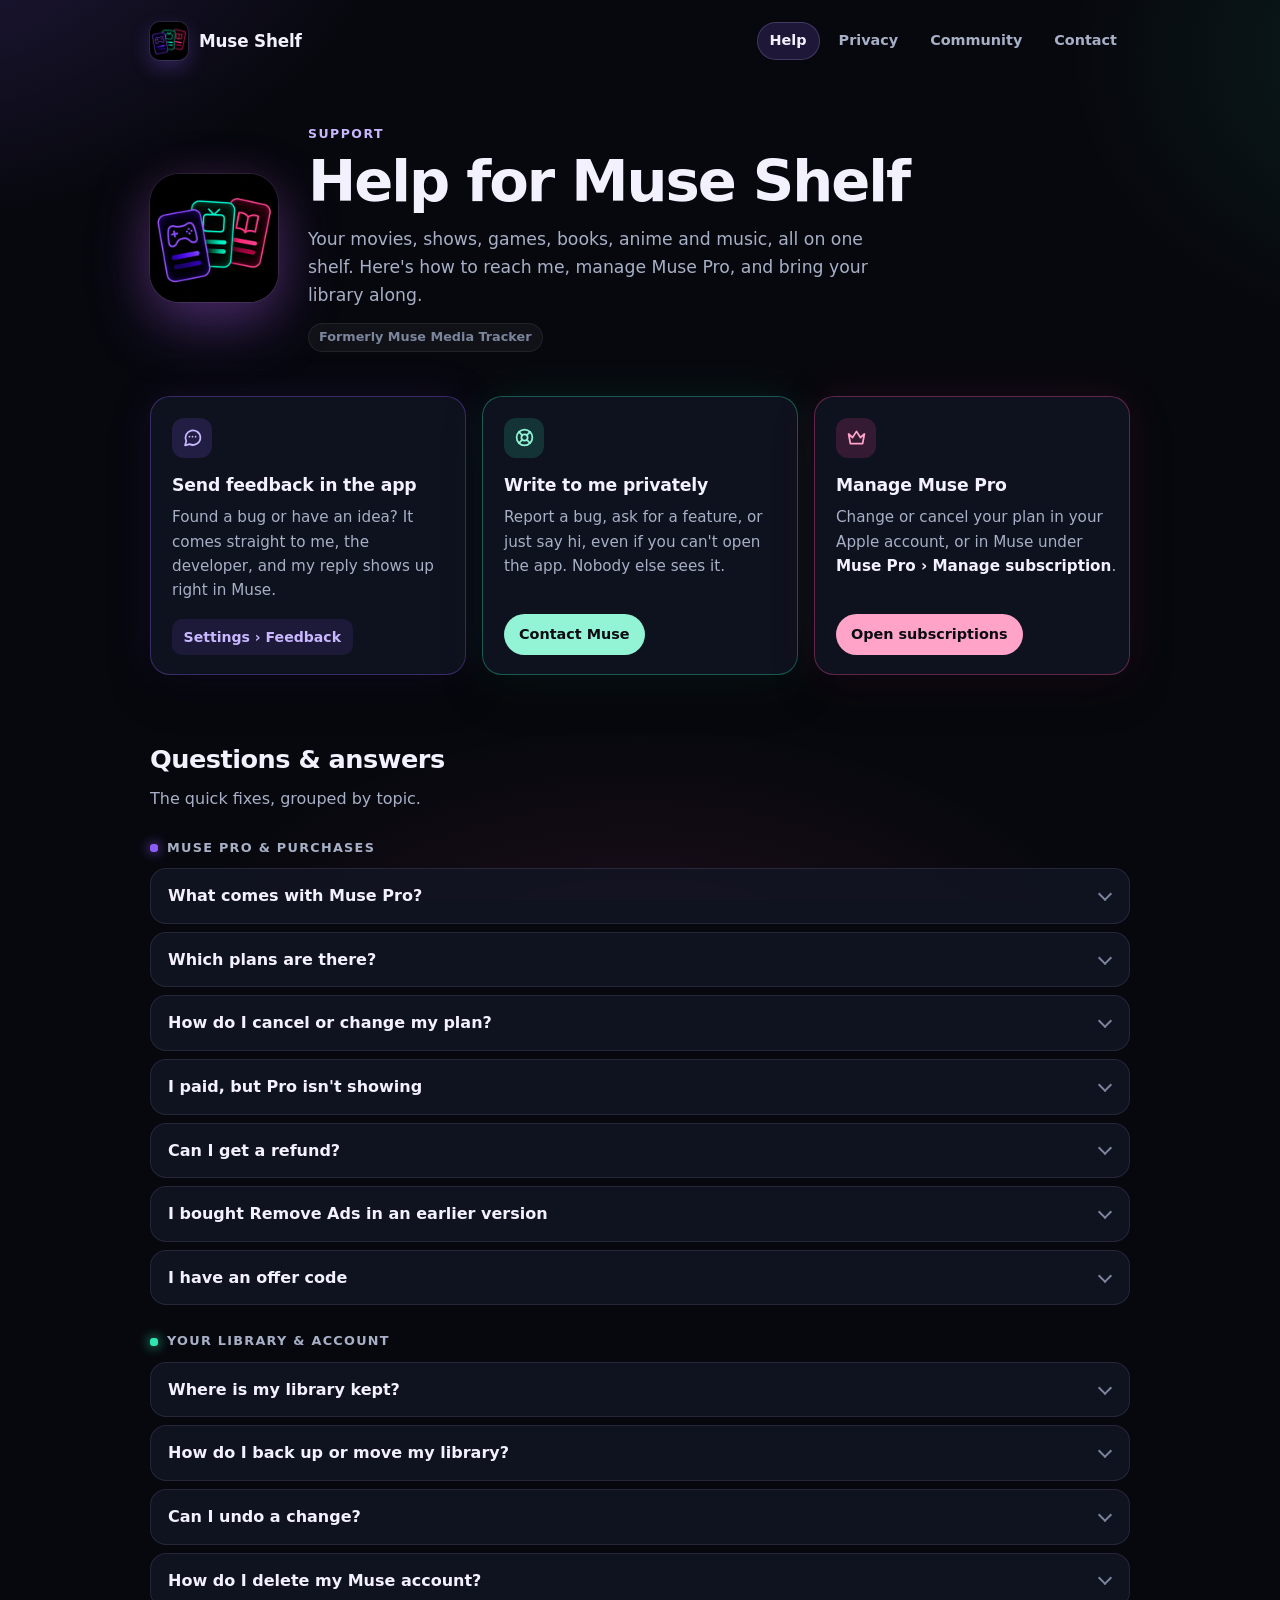
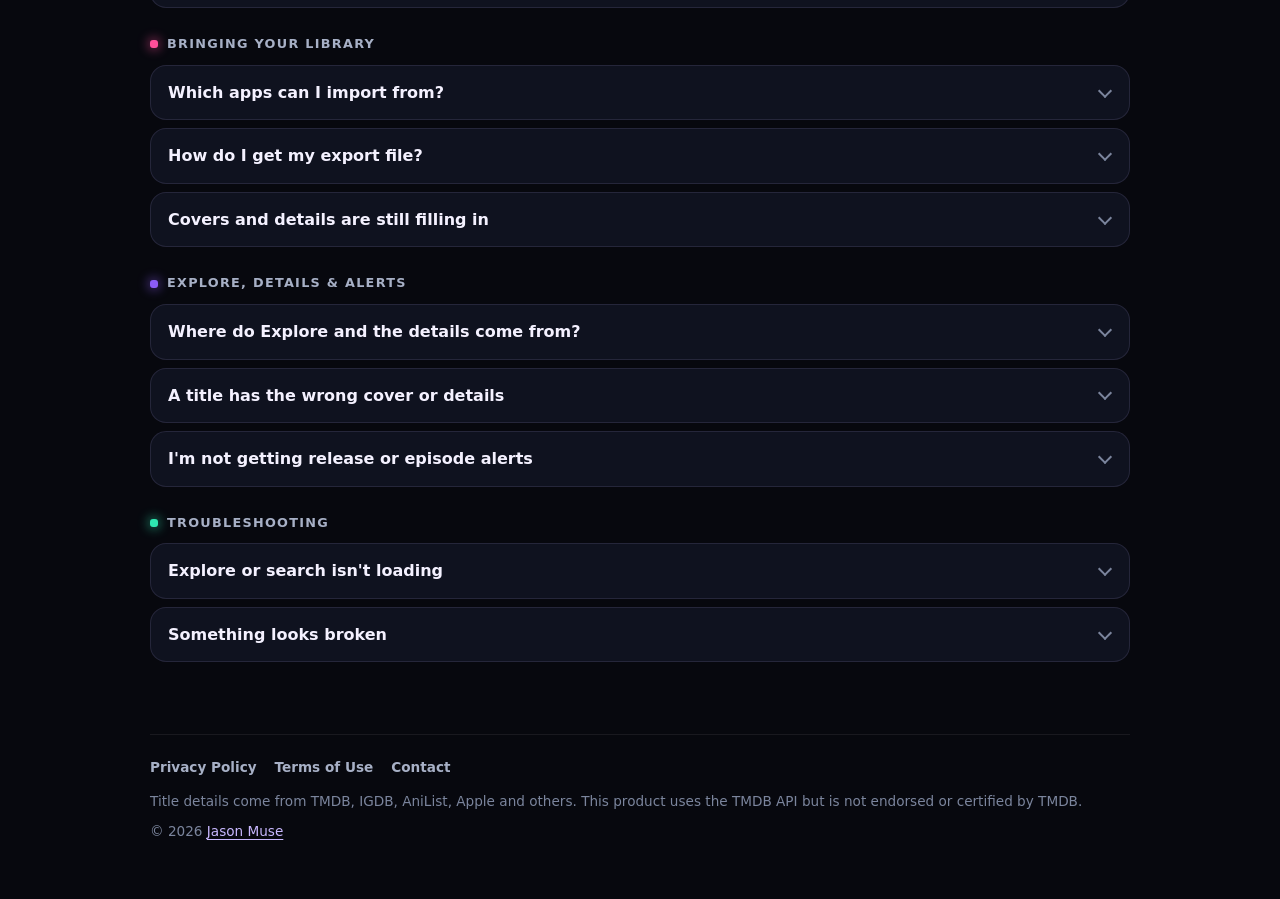
<file: index.html>
<!doctype html>
<html lang="en">
  <head>
    <meta charset="utf-8" />
    <meta name="viewport" content="width=device-width, initial-scale=1, viewport-fit=cover" />
    <title>Muse Shelf Support</title>
    <meta
      name="description"
      content="Help for Muse Shelf (formerly Muse Media Tracker): contact the developer, manage Muse Pro, restore purchases, import from Letterboxd, Goodreads and more, and keep your library safe."
    />
    <meta name="author" content="Jason Muse" />
    <meta name="theme-color" content="#07080e" />
    <link rel="canonical" href="https://musemedia.app/" />
    <link rel="icon" href="images/favicon.png" />
    <link rel="apple-touch-icon" href="images/apple-touch-icon.png" />
    <link rel="stylesheet" href="styles.css" />
  </head>
  <body>
    <div class="shell">
      <header class="site-header">
        <a class="brand" href="./">
          <img src="images/muse-shelf-icon.jpg" alt="" width="38" height="38" />
          <span>Muse Shelf</span>
        </a>
        <nav class="nav" aria-label="Muse Shelf pages">
          <a href="./" aria-current="page">Help</a>
          <a href="privacy.html">Privacy</a>
          <a href="community.html">Community</a>
          <a href="contact.html">Contact</a>
        </nav>
      </header>

      <main>
        <section class="hero" aria-labelledby="page-title">
          <img class="hero-icon" src="images/muse-shelf-icon.jpg" alt="Muse Shelf app icon" width="128" height="128" />
          <div>
            <p class="eyebrow">Support</p>
            <h1 id="page-title">Help for Muse Shelf</h1>
            <p class="lede">
              Your movies, shows, games, books, anime and music, all on one shelf. Here's how to
              reach me, manage Muse Pro, and bring your library along.
            </p>
            <span class="formerly">Formerly Muse Media Tracker</span>
          </div>
        </section>

        <section class="paths" aria-label="Ways to get help">
          <article class="path">
            <div class="path-icon" aria-hidden="true">
              <svg viewBox="0 0 24 24" fill="none" stroke="currentColor" stroke-width="2" stroke-linecap="round" stroke-linejoin="round"><path d="M21 12a8.5 8.5 0 0 1-12.3 7.6L3.5 21l1.4-4.9A8.5 8.5 0 1 1 21 12Z" /><path d="M8.5 11h.01M12 11h.01M15.5 11h.01" /></svg>
            </div>
            <h2>Send feedback in the app</h2>
            <p>
              Found a bug or have an idea? It comes straight to me, the developer, and my reply
              shows up right in Muse.
            </p>
            <div class="action"><span class="path-hint">Settings &rsaquo; Feedback</span></div>
          </article>

          <article class="path mint">
            <div class="path-icon" aria-hidden="true">
              <svg viewBox="0 0 24 24" fill="none" stroke="currentColor" stroke-width="2" stroke-linecap="round" stroke-linejoin="round"><circle cx="12" cy="12" r="9" /><circle cx="12" cy="12" r="3.6" /><path d="m5.7 5.7 3.8 3.8M14.5 14.5l3.8 3.8M18.3 5.7l-3.8 3.8M9.5 14.5l-3.8 3.8" /></svg>
            </div>
            <h2>Write to me privately</h2>
            <p>
              Report a bug, ask for a feature, or just say hi, even if you can't open the app.
              Nobody else sees it.
            </p>
            <div class="action">
              <a class="button" href="contact.html">Contact Muse</a>
            </div>
          </article>

          <article class="path pink">
            <div class="path-icon" aria-hidden="true">
              <svg viewBox="0 0 24 24" fill="none" stroke="currentColor" stroke-width="2" stroke-linecap="round" stroke-linejoin="round"><path d="m3 8 4.5 4L12 5l4.5 7L21 8l-2 11H5L3 8Z" /></svg>
            </div>
            <h2>Manage Muse Pro</h2>
            <p>
              Change or cancel your plan in your Apple account, or in Muse under
              <span class="path-text">Muse Pro &rsaquo; Manage subscription</span>.
            </p>
            <div class="action">
              <a class="button" href="https://apps.apple.com/account/subscriptions" target="_blank" rel="noopener noreferrer">Open subscriptions</a>
            </div>
          </article>
        </section>

        <h2 class="section-title" id="faq">Questions &amp; answers</h2>
        <p class="section-lede">The quick fixes, grouped by topic.</p>

        <section class="group" aria-labelledby="faq-pro">
          <h3 class="group-title" id="faq-pro">Muse Pro &amp; purchases</h3>
          <details>
            <summary>What comes with Muse Pro?</summary>
            <div class="answer">
              <p>
                Muse Pro syncs your library across your devices with your Muse account, connects
                your AI apps to your shelf, and lets you make Home yours with backgrounds,
                templates and title styles. It adds version history so you can undo changes, and
                turns off ads. Pro comes with your Muse account, so it works in every Muse app.
              </p>
            </div>
          </details>
          <details>
            <summary>Which plans are there?</summary>
            <div class="answer">
              <p>
                Monthly, yearly, or a one-time lifetime purchase. The yearly plan starts with a
                free week if you haven't had a Muse Pro trial before. You'll see the price in your
                currency before you confirm, and you pay through your Apple account.
              </p>
            </div>
          </details>
          <details>
            <summary>How do I cancel or change my plan?</summary>
            <div class="answer">
              <p>
                On iPhone, open <span class="path-text">Settings &rsaquo; your name &rsaquo; Subscriptions</span>
                and choose Muse Shelf, or in Muse open
                <span class="path-text">Muse Pro &rsaquo; Manage subscription</span>.
              </p>
              <p>
                Cancel at least 24 hours before the renewal date to avoid the next charge. You keep
                Pro until the end of the period you paid for. Deleting the app or your Muse account
                doesn't cancel a subscription.
              </p>
            </div>
          </details>
          <details>
            <summary>I paid, but Pro isn't showing</summary>
            <div class="answer">
              <p>
                Sign in to the same Muse account you bought Pro with, then tap
                <span class="path-text">Settings &rsaquo; Restore purchases</span>. Check that the
                App Store is signed in with the Apple Account you paid with. Still stuck? Send
                feedback from the app and I'll sort it out.
              </p>
            </div>
          </details>
          <details>
            <summary>Can I get a refund?</summary>
            <div class="answer">
              <p>
                Apple handles payments and refunds for App Store purchases. You can ask for one at
                <a href="https://reportaproblem.apple.com" target="_blank" rel="noopener noreferrer">reportaproblem.apple.com</a>.
              </p>
            </div>
          </details>
          <details>
            <summary>I bought Remove Ads in an earlier version</summary>
            <div class="answer">
              <p>
                It still counts. <span class="path-text">Settings &rsaquo; Restore purchases</span>
                brings it back and keeps ads off. Muse Pro is a separate upgrade with its own
                features.
              </p>
            </div>
          </details>
          <details>
            <summary>I have an offer code</summary>
            <div class="answer">
              <p>
                Sign in to your Muse account first so Pro stays with it, then open
                <span class="path-text">Muse Pro &rsaquo; Redeem a code</span>.
              </p>
            </div>
          </details>
        </section>

        <section class="group mint" aria-labelledby="faq-library">
          <h3 class="group-title" id="faq-library">Your library &amp; account</h3>
          <details>
            <summary>Where is my library kept?</summary>
            <div class="answer">
              <p>
                On your device. A Muse account is optional: sign in with Apple, Google or an email
                code to keep your shelf in the cloud and sync it across devices with Muse Pro.
                Signing in never uploads your library unless you choose to.
              </p>
            </div>
          </details>
          <details>
            <summary>How do I back up or move my library?</summary>
            <div class="answer">
              <p>
                <span class="path-text">Settings &rsaquo; Export backup</span> saves a file you can
                keep anywhere. To bring it back, open
                <span class="path-text">Settings &rsaquo; Import a list</span> and choose the file.
                Muse adds it to your library.
              </p>
            </div>
          </details>
          <details>
            <summary>Can I undo a change?</summary>
            <div class="answer">
              <p>
                With Muse Pro, <span class="path-text">Settings &rsaquo; Version history &amp; undo</span>
                shows recent changes to your cloud library and lets you go back.
              </p>
            </div>
          </details>
          <details>
            <summary>How do I delete my Muse account?</summary>
            <div class="answer">
              <p>
                Open <span class="path-text">Settings &rsaquo; Muse account &rsaquo; Delete account</span>.
                It permanently deletes your account and what's stored with it: your cloud library
                and covers, version history, AI connections and feedback. The library on your
                device stays. If you subscribe to Muse Pro, cancel it in your Apple account too.
              </p>
            </div>
          </details>
        </section>

        <section class="group pink" aria-labelledby="faq-import">
          <h3 class="group-title" id="faq-import">Bringing your library</h3>
          <details>
            <summary>Which apps can I import from?</summary>
            <div class="answer">
              <p>
                Letterboxd, Goodreads, TV Time, IMDb and StoryGraph, from their export files, plus
                Serializd and Backloggd, by copying your list. Choose
                <span class="path-text">Settings &rsaquo; Import a list</span>, or pick your app
                while you set up Muse.
              </p>
            </div>
          </details>
          <details>
            <summary>How do I get my export file?</summary>
            <div class="answer">
              <ul>
                <li><strong>Letterboxd:</strong> on letterboxd.com, open Settings &rsaquo; Data &rsaquo; Export your data, then choose the .zip in Muse.</li>
                <li><strong>Goodreads:</strong> open My Books &rsaquo; Import and export &rsaquo; Export library, then choose the .csv.</li>
                <li><strong>TV Time:</strong> ask TV Time for a copy of your data, then choose the gdpr-data.zip it sends.</li>
                <li><strong>IMDb:</strong> open Your ratings or Your watchlist, tap &#8943; &rsaquo; Export, then choose the .csv from Your exports.</li>
                <li><strong>StoryGraph:</strong> open Manage account &rsaquo; Export StoryGraph library, then choose the .csv.</li>
                <li><strong>Serializd and Backloggd:</strong> they don't have export files yet. Open your list on their website, select it all, copy it, and paste it into Muse.</li>
              </ul>
            </div>
          </details>
          <details>
            <summary>Covers and details are still filling in</summary>
            <div class="answer">
              <p>
                After a big import, Muse looks up artwork and details in the background, a few
                titles at a time. Everything you imported is already saved; give it a little while
                with the app open.
              </p>
            </div>
          </details>
        </section>

        <section class="group" aria-labelledby="faq-explore">
          <h3 class="group-title" id="faq-explore">Explore, details &amp; alerts</h3>
          <details>
            <summary>Where do Explore and the details come from?</summary>
            <div class="answer">
              <p>
                Movies and TV come from TMDB, games from IGDB, anime and manga from TMDB and
                AniList, and music, books and podcasts from Apple. A small badge on each list and
                title shows its source.
              </p>
            </div>
          </details>
          <details>
            <summary>A title has the wrong cover or details</summary>
            <div class="answer">
              <p>
                Open the title and tap its cover to change it, or the pencil to edit the details.
                <span class="path-text">Settings &rsaquo; Refresh missing metadata</span> fills in
                anything that's missing across your library.
              </p>
            </div>
          </details>
          <details>
            <summary>I'm not getting release or episode alerts</summary>
            <div class="answer">
              <p>
                Check <span class="path-text">Settings &rsaquo; Release alerts</span>, and turn on
                New episodes and Season premieres for shows you're watching. Then make sure
                notifications are allowed in
                <span class="path-text">iPhone Settings &rsaquo; Notifications &rsaquo; Muse Shelf</span>.
              </p>
            </div>
          </details>
        </section>

        <section class="group mint" aria-labelledby="faq-trouble">
          <h3 class="group-title" id="faq-trouble">Troubleshooting</h3>
          <details>
            <summary>Explore or search isn't loading</summary>
            <div class="answer">
              <p>
                Check your connection, then pull down on Explore to refresh. If it keeps happening,
                send feedback and mention which category you were browsing.
              </p>
            </div>
          </details>
          <details>
            <summary>Something looks broken</summary>
            <div class="answer">
              <p>
                Update Muse Shelf from the App Store, then close and reopen it. Still wrong? Send
                feedback from <span class="path-text">Settings &rsaquo; Feedback</span>. It helps to
                mention your device, your iOS version, and what you were doing right before.
              </p>
            </div>
          </details>
        </section>
      </main>

      <footer class="site-footer">
        <div class="footer-links">
          <a href="privacy.html">Privacy Policy</a>
          <a href="terms.html">Terms of Use</a>
          <a href="contact.html">Contact</a>
        </div>
        <p>
          Title details come from TMDB, IGDB, AniList, Apple and others. This product uses the
          TMDB API but is not endorsed or certified by TMDB.
        </p>
        <p>&copy; 2026 <a href="https://jasonmuse.pages.dev/" target="_blank" rel="noopener noreferrer">Jason Muse</a></p>
      </footer>
    </div>
  </body>
</html>
</file>
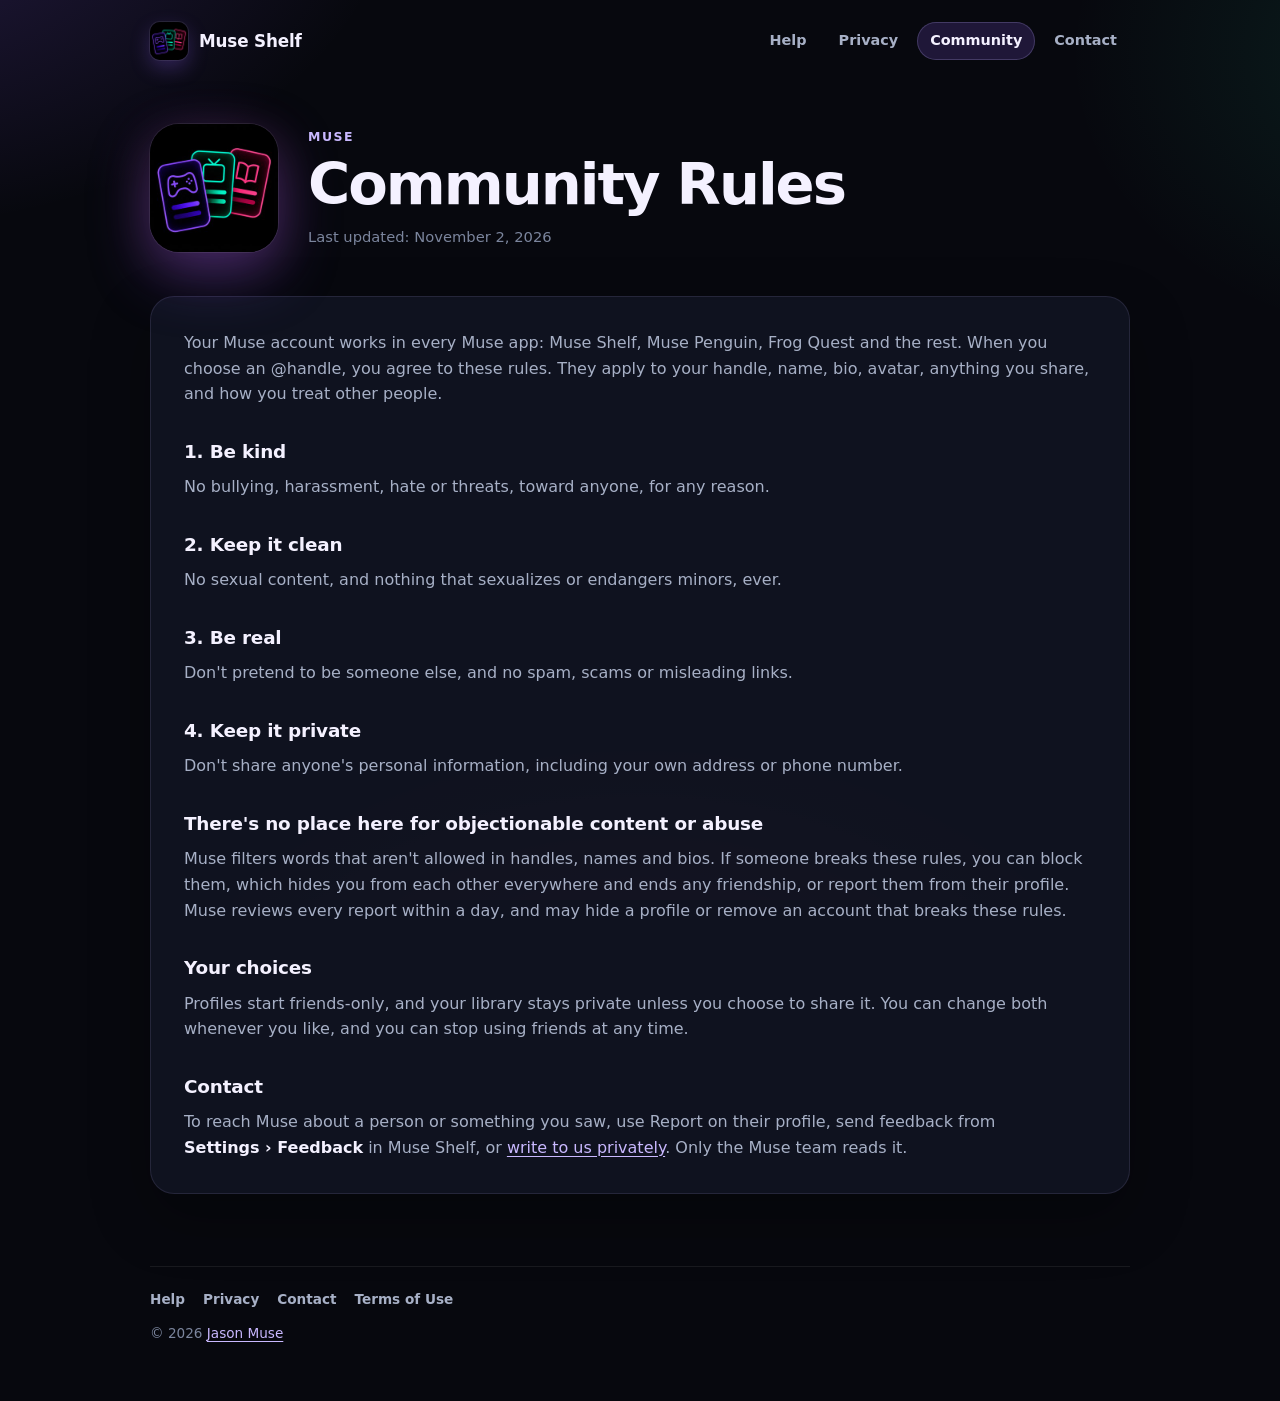
<file: community.html>
<!doctype html>
<html lang="en">
  <head>
    <meta charset="utf-8" />
    <meta name="viewport" content="width=device-width, initial-scale=1, viewport-fit=cover" />
    <title>Community Rules | Muse</title>
    <meta name="description" content="The rules everyone agrees to before using friends and profiles in Muse apps." />
    <meta name="author" content="Jason Muse" />
    <meta name="theme-color" content="#07080e" />
    <link rel="canonical" href="https://musemedia.app/community" />
    <link rel="icon" href="images/favicon.png" />
    <link rel="apple-touch-icon" href="images/apple-touch-icon.png" />
    <link rel="stylesheet" href="styles.css" />
  </head>
  <body>
    <div class="shell">
      <header class="site-header">
        <a class="brand" href="./">
          <img src="images/muse-shelf-icon.jpg" alt="" width="38" height="38" />
          <span>Muse Shelf</span>
        </a>
        <nav class="nav" aria-label="Muse Shelf pages">
          <a href="./">Help</a>
          <a href="privacy.html">Privacy</a>
          <a href="community.html" aria-current="page">Community</a>
          <a href="contact.html">Contact</a>
        </nav>
      </header>

      <main>
        <section class="hero" aria-labelledby="page-title">
          <img class="hero-icon" src="images/muse-shelf-icon.jpg" alt="Muse Shelf app icon" width="128" height="128" />
          <div>
            <p class="eyebrow">Muse</p>
            <h1 id="page-title">Community Rules</h1>
            <p class="updated">Last updated: November 2, 2026</p>
          </div>
        </section>

        <article class="policy">
          <p>
            Your Muse account works in every Muse app: Muse Shelf, Muse Penguin, Frog Quest and the
            rest. When you choose an @handle, you agree to these rules. They apply to your handle,
            name, bio, avatar, anything you share, and how you treat other people.
          </p>

          <h2>1. Be kind</h2>
          <p>No bullying, harassment, hate or threats, toward anyone, for any reason.</p>

          <h2>2. Keep it clean</h2>
          <p>No sexual content, and nothing that sexualizes or endangers minors, ever.</p>

          <h2>3. Be real</h2>
          <p>Don't pretend to be someone else, and no spam, scams or misleading links.</p>

          <h2>4. Keep it private</h2>
          <p>Don't share anyone's personal information, including your own address or phone number.</p>

          <h2>There's no place here for objectionable content or abuse</h2>
          <p>
            Muse filters words that aren't allowed in handles, names and bios. If someone breaks
            these rules, you can block them, which hides you from each other everywhere and ends
            any friendship, or report them from their profile. Muse reviews every report within a
            day, and may hide a profile or remove an account that breaks these rules.
          </p>

          <h2>Your choices</h2>
          <p>
            Profiles start friends-only, and your library stays private unless you choose to share
            it. You can change both whenever you like, and you can stop using friends at any time.
          </p>

          <h2>Contact</h2>
          <p>
            To reach Muse about a person or something you saw, use Report on their profile, send
            feedback from <span class="path-text">Settings &rsaquo; Feedback</span> in Muse Shelf, or
            <a href="contact.html?topic=report">write to us privately</a>. Only the Muse team reads it.
          </p>
        </article>
      </main>

      <footer class="site-footer">
        <div class="footer-links">
          <a href="./">Help</a>
          <a href="privacy.html">Privacy</a>
          <a href="contact.html">Contact</a>
          <a href="terms.html">Terms of Use</a>
        </div>
        <p>&copy; 2026 <a href="https://jasonmuse.pages.dev/" target="_blank" rel="noopener noreferrer">Jason Muse</a></p>
      </footer>
    </div>
  </body>
</html>
</file>
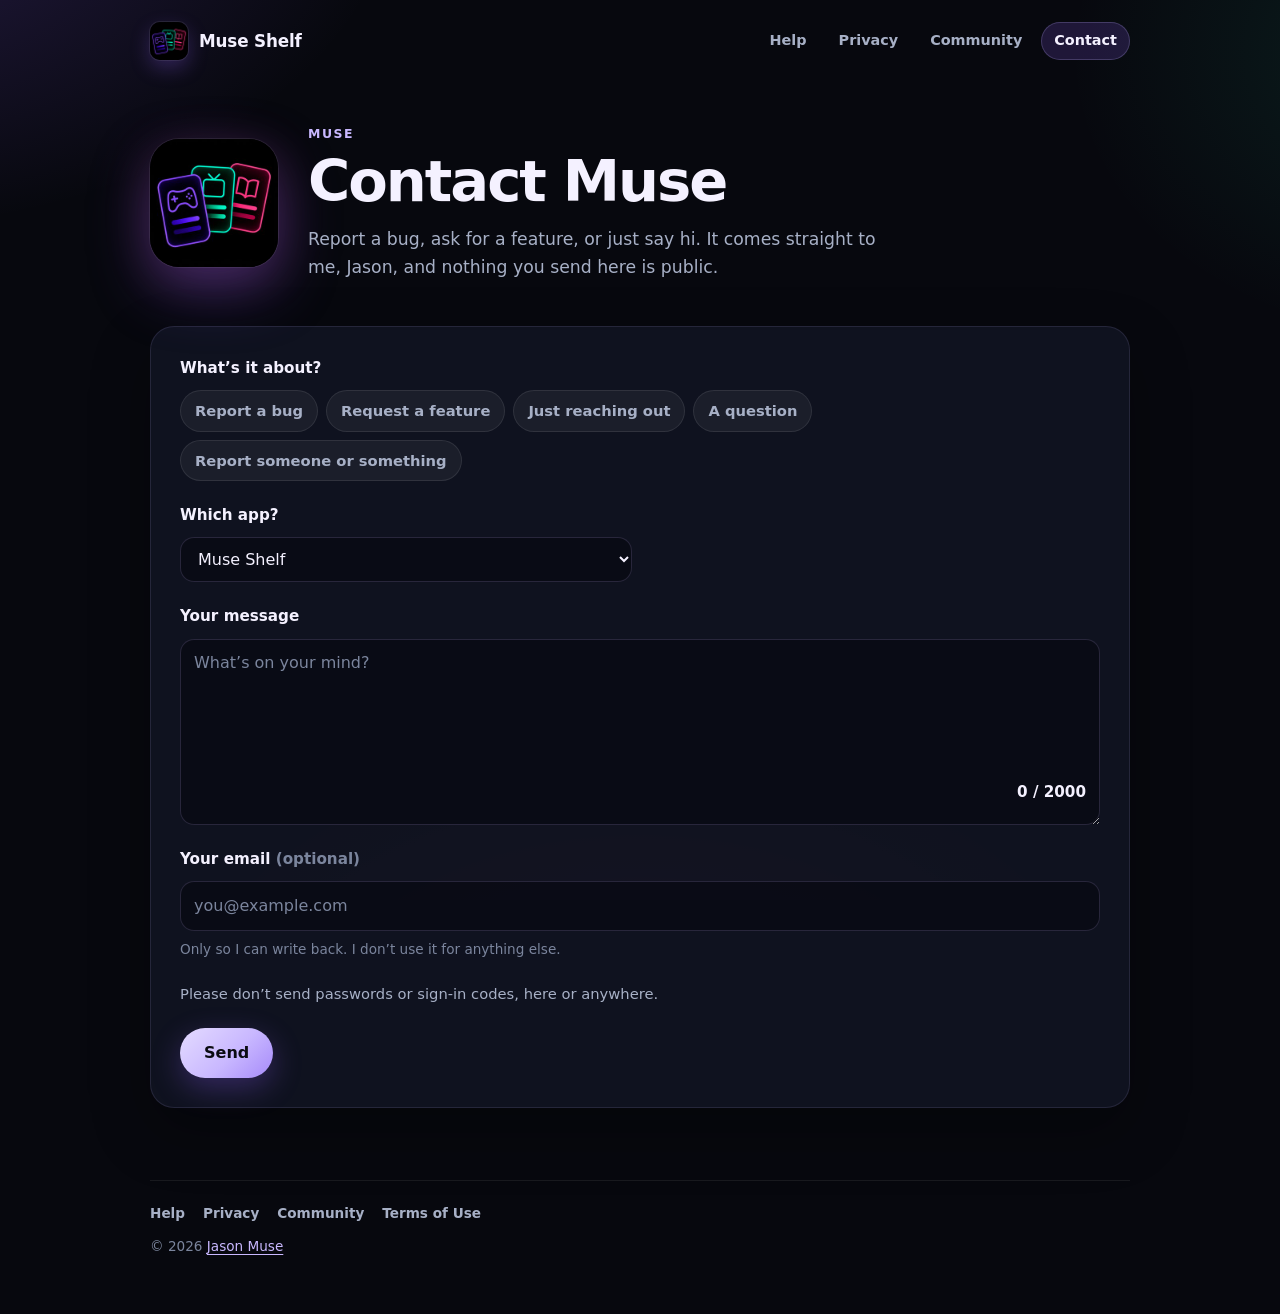
<file: contact.html>
<!doctype html>
<html lang="en">
  <head>
    <meta charset="utf-8" />
    <meta name="viewport" content="width=device-width, initial-scale=1, viewport-fit=cover" />
    <title>Contact Muse | Muse Shelf</title>
    <meta name="description" content="Write to Jason, who makes Muse: report a bug, ask for a feature, or just say hi. Nothing you send here is public." />
    <meta name="author" content="Jason Muse" />
    <meta name="theme-color" content="#07080e" />
    <link rel="canonical" href="https://musemedia.app/contact" />
    <link rel="icon" href="images/favicon.png" />
    <link rel="apple-touch-icon" href="images/apple-touch-icon.png" />
    <link rel="stylesheet" href="styles.css" />
  </head>
  <body>
    <div class="shell">
      <header class="site-header">
        <a class="brand" href="./">
          <img src="images/muse-shelf-icon.jpg" alt="" width="38" height="38" />
          <span>Muse Shelf</span>
        </a>
        <nav class="nav" aria-label="Muse Shelf pages">
          <a href="./">Help</a>
          <a href="privacy.html">Privacy</a>
          <a href="community.html">Community</a>
          <a href="contact.html" aria-current="page">Contact</a>
        </nav>
      </header>

      <main>
        <section class="hero" aria-labelledby="page-title">
          <img class="hero-icon" src="images/muse-shelf-icon.jpg" alt="Muse Shelf app icon" width="128" height="128" />
          <div>
            <p class="eyebrow">Muse</p>
            <h1 id="page-title">Contact Muse</h1>
            <p class="lede">Report a bug, ask for a feature, or just say hi. It comes straight to me, Jason, and nothing you send here is public.</p>
          </div>
        </section>

        <form class="contact" id="contact" novalidate>
          <fieldset class="topics">
            <legend>What’s it about?</legend>
            <label class="topic"><input type="radio" name="topic" value="problem" /><span>Report a bug</span></label>
            <label class="topic"><input type="radio" name="topic" value="idea" /><span>Request a feature</span></label>
            <label class="topic"><input type="radio" name="topic" value="other" /><span>Just reaching out</span></label>
            <label class="topic"><input type="radio" name="topic" value="question" /><span>A question</span></label>
            <label class="topic"><input type="radio" name="topic" value="report" /><span>Report someone or something</span></label>
          </fieldset>

          <div class="field-row">
            <label class="field">
              <span>Which app?</span>
              <select name="app">
                <option value="tracker">Muse Shelf</option>
                <option value="frog-quest">Frog Quest</option>
                <option value="muse-penguin">Muse Penguin</option>
                <option value="muse-jukebox">Muse Jukebox</option>
              </select>
            </label>
            <label class="field" id="handle-field" hidden>
              <span>Their @handle, if you know it</span>
              <input name="handle" autocomplete="off" autocapitalize="none" spellcheck="false" maxlength="21" placeholder="@handle" />
            </label>
          </div>

          <label class="field">
            <span>Your message</span>
            <textarea name="message" rows="6" maxlength="2000" placeholder="What’s on your mind?"></textarea>
            <span class="count" id="count">0 / 2000</span>
          </label>

          <label class="field">
            <span>Your email <em>(optional)</em></span>
            <input name="email" type="email" autocomplete="email" inputmode="email" maxlength="254" placeholder="you@example.com" />
            <small class="field-hint">Only so I can write back. I don’t use it for anything else.</small>
          </label>

          <!-- People never see this; bots fill it in. -->
          <label class="trap" aria-hidden="true">Website <input name="website" tabindex="-1" autocomplete="off" /></label>

          <p class="form-note">
            <span id="report-note" hidden>The apps have <span class="path-text">Report</span> on every profile too, if
            that’s easier. </span>Please don’t send passwords or sign-in codes, here or anywhere.
          </p>

          <div class="send-row">
            <button class="button send" type="submit">Send</button>
            <p class="status" id="status" role="status" aria-live="polite"></p>
          </div>
        </form>

        <section class="contact sent" id="sent" hidden tabindex="-1" aria-labelledby="sent-title">
          <div class="sent-icon" aria-hidden="true">
            <svg viewBox="0 0 24 24" width="22" height="22" fill="none" stroke="currentColor" stroke-width="2.4" stroke-linecap="round" stroke-linejoin="round"><path d="m5 12.5 4.5 4.5L19 7.5" /></svg>
          </div>
          <h2 id="sent-title">Thanks, I’ve got it</h2>
          <p id="sent-text">Nobody else sees it.</p>
          <button class="button ghost" type="button" id="again">Write another</button>
        </section>
      </main>

      <footer class="site-footer">
        <div class="footer-links">
          <a href="./">Help</a>
          <a href="privacy.html">Privacy</a>
          <a href="community.html">Community</a>
          <a href="terms.html">Terms of Use</a>
        </div>
        <p>&copy; 2026 <a href="https://jasonmuse.pages.dev/" target="_blank" rel="noopener noreferrer">Jason Muse</a></p>
      </footer>
    </div>

    <script src="contact.js"></script>
  </body>
</html>
</file>
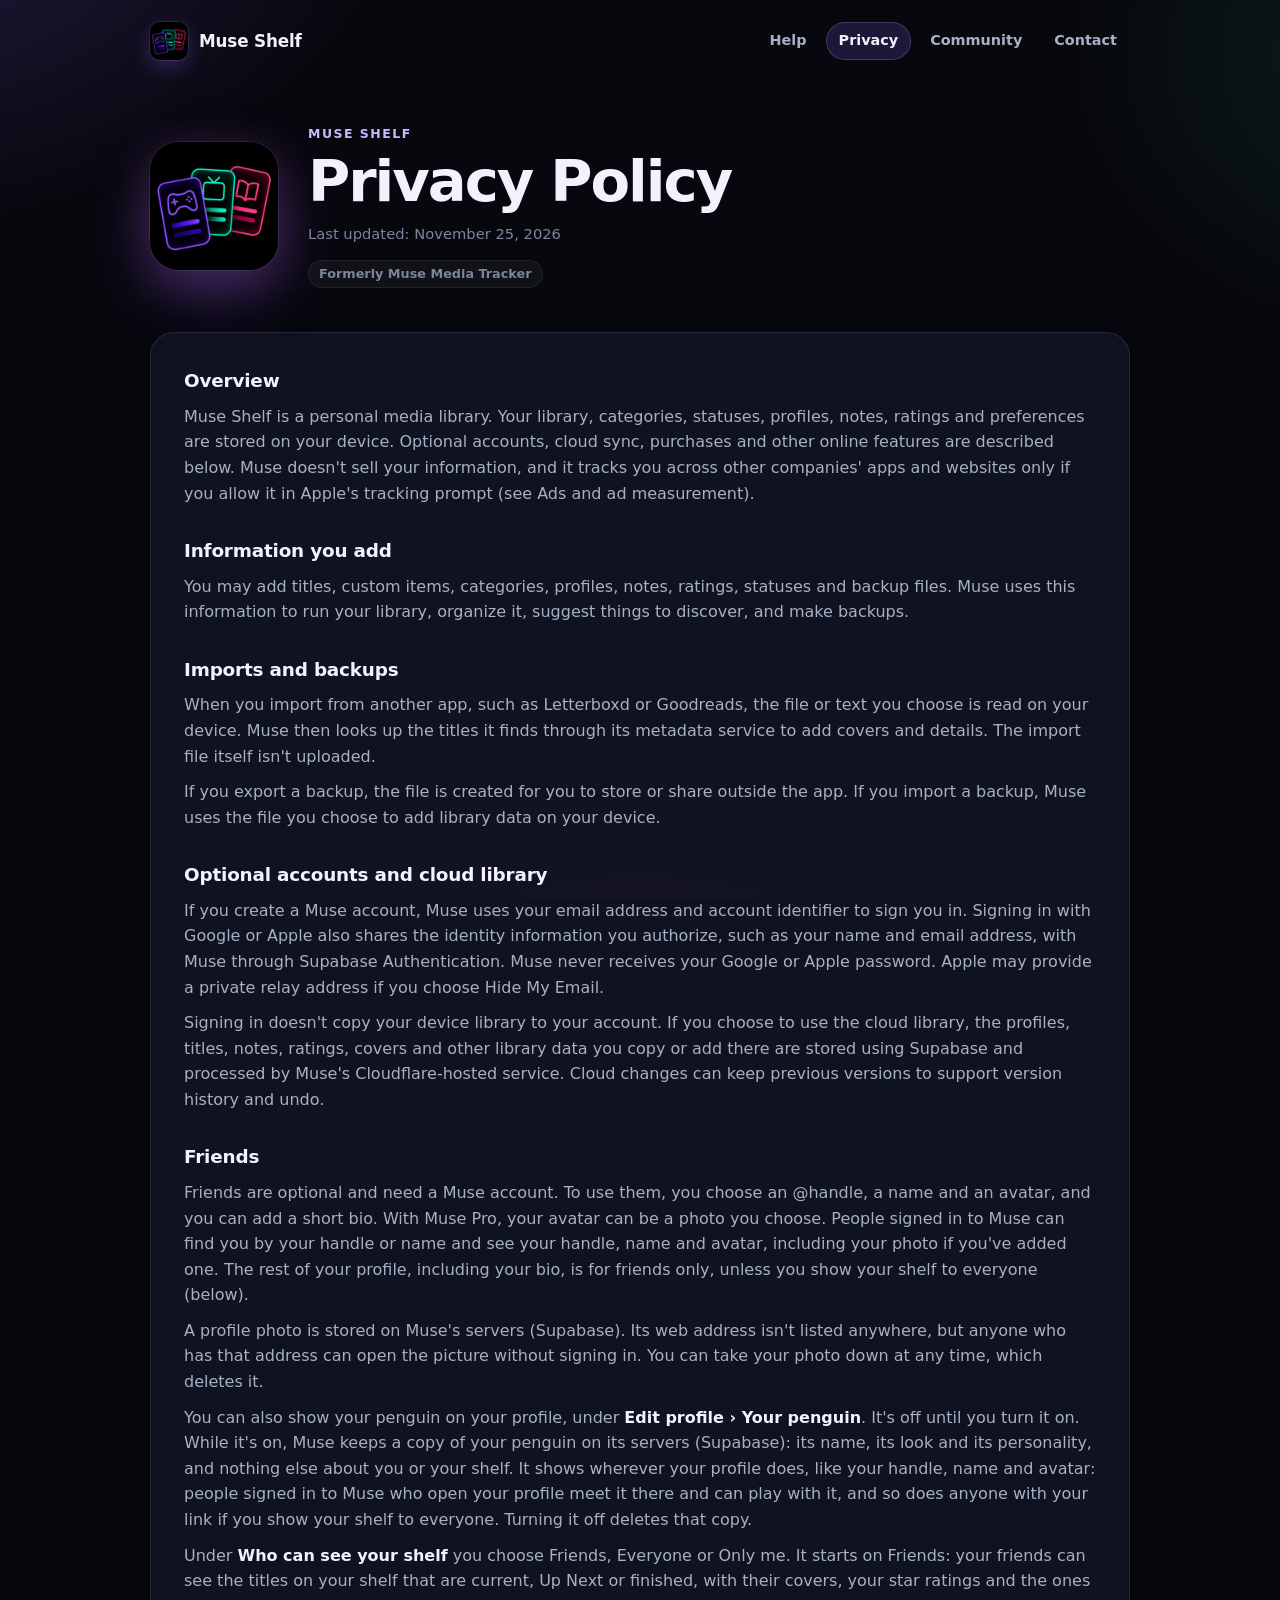
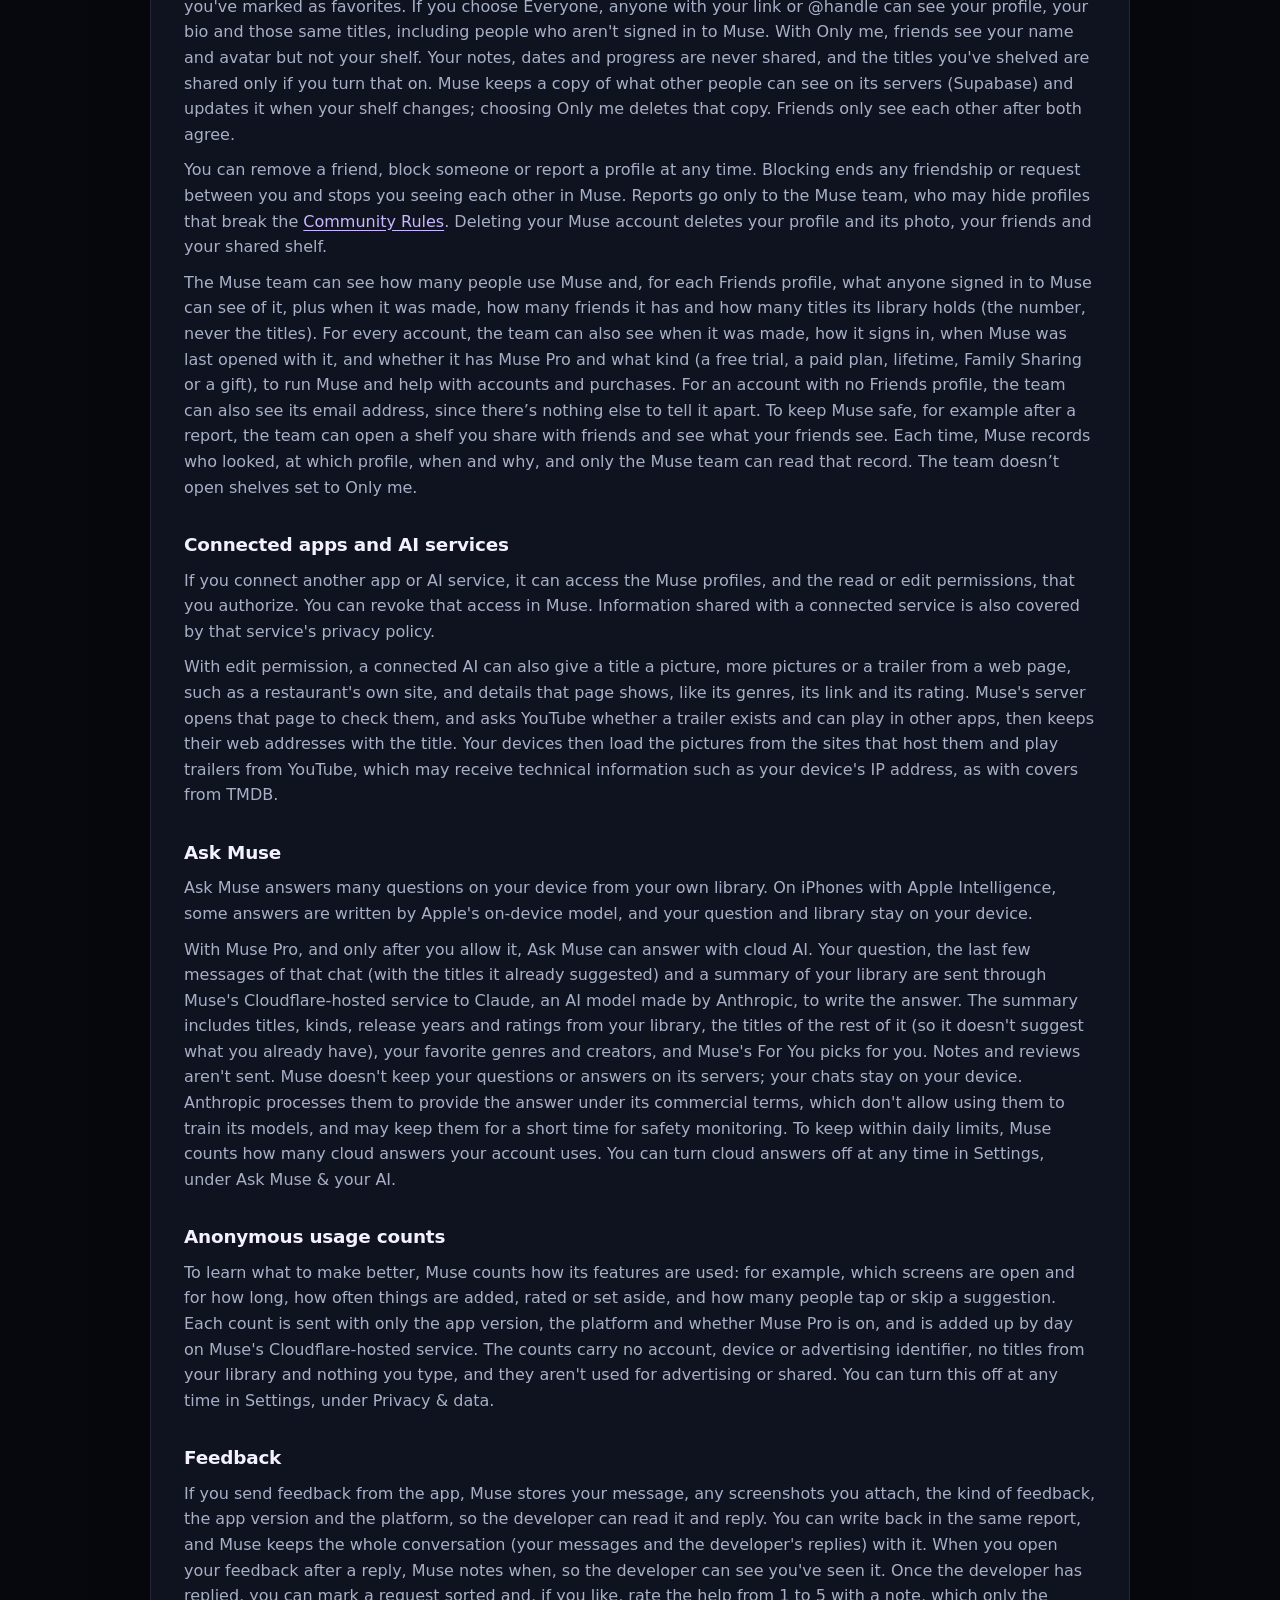
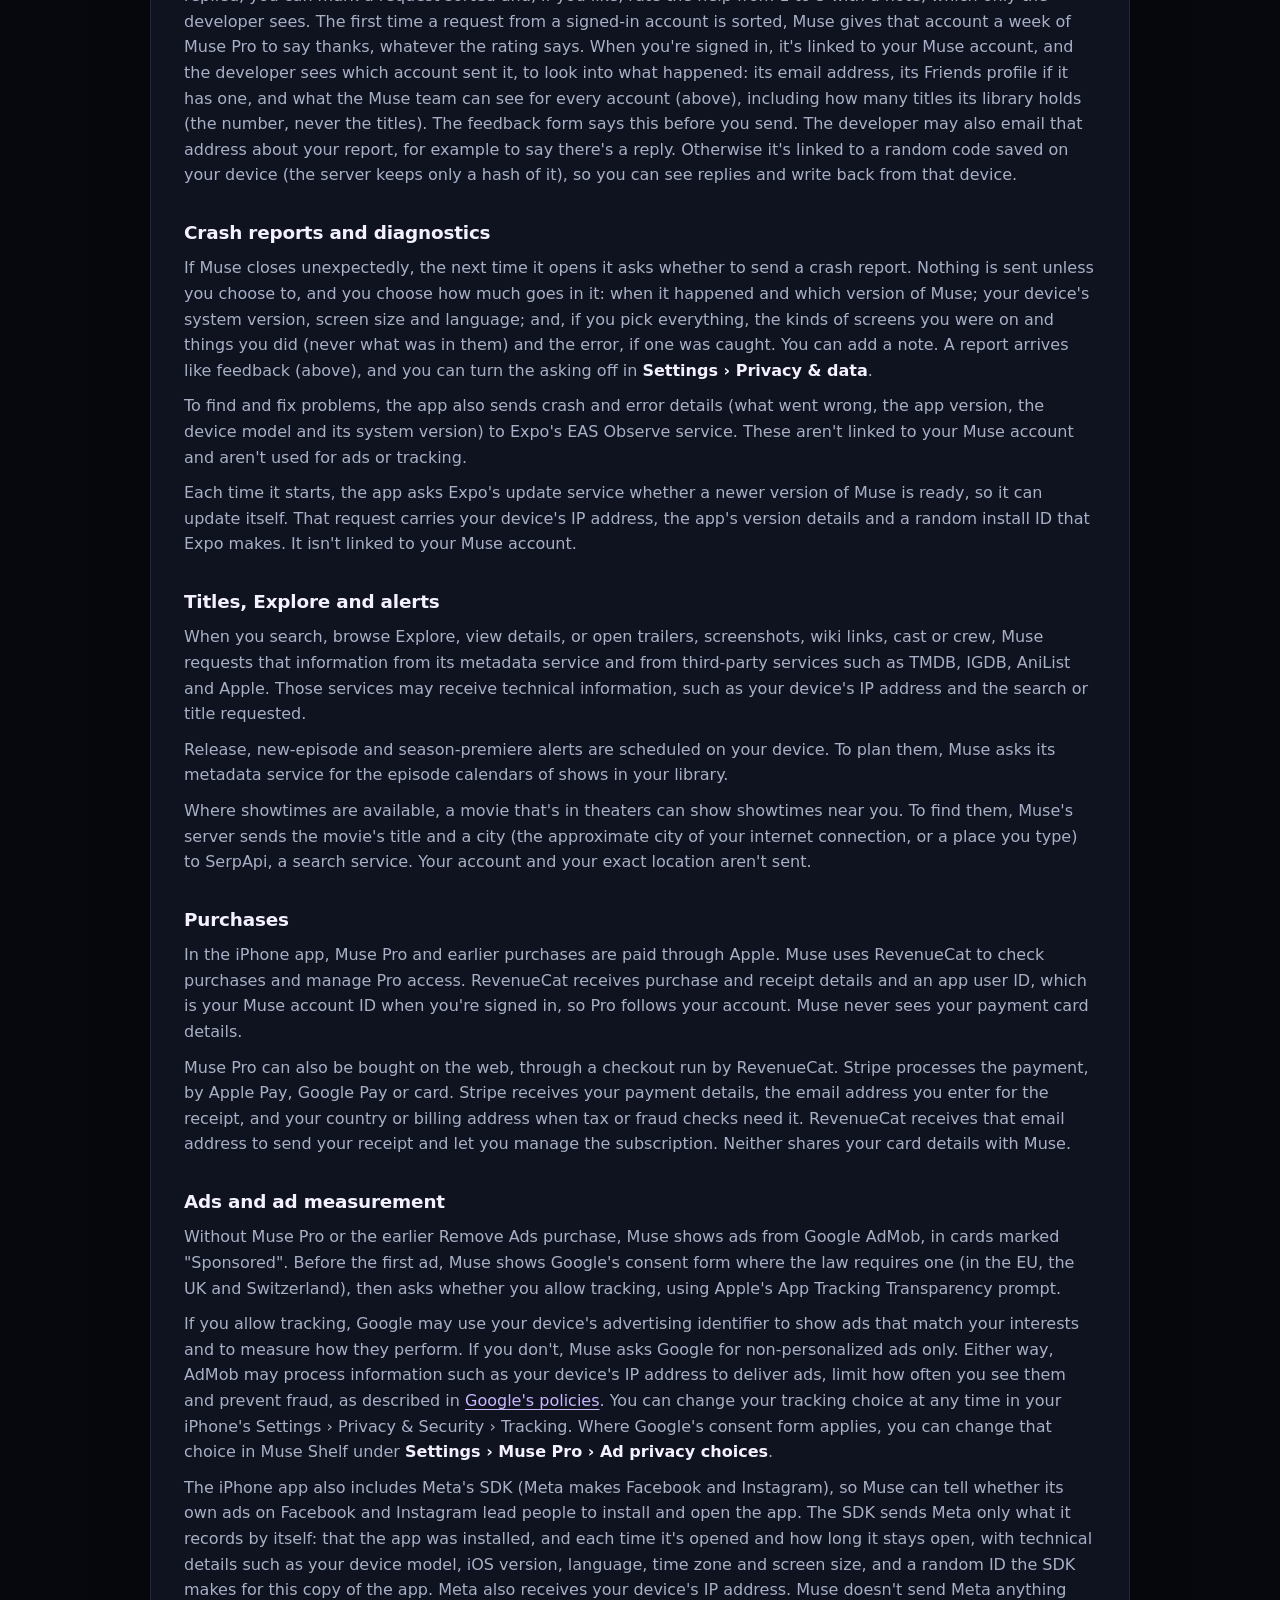
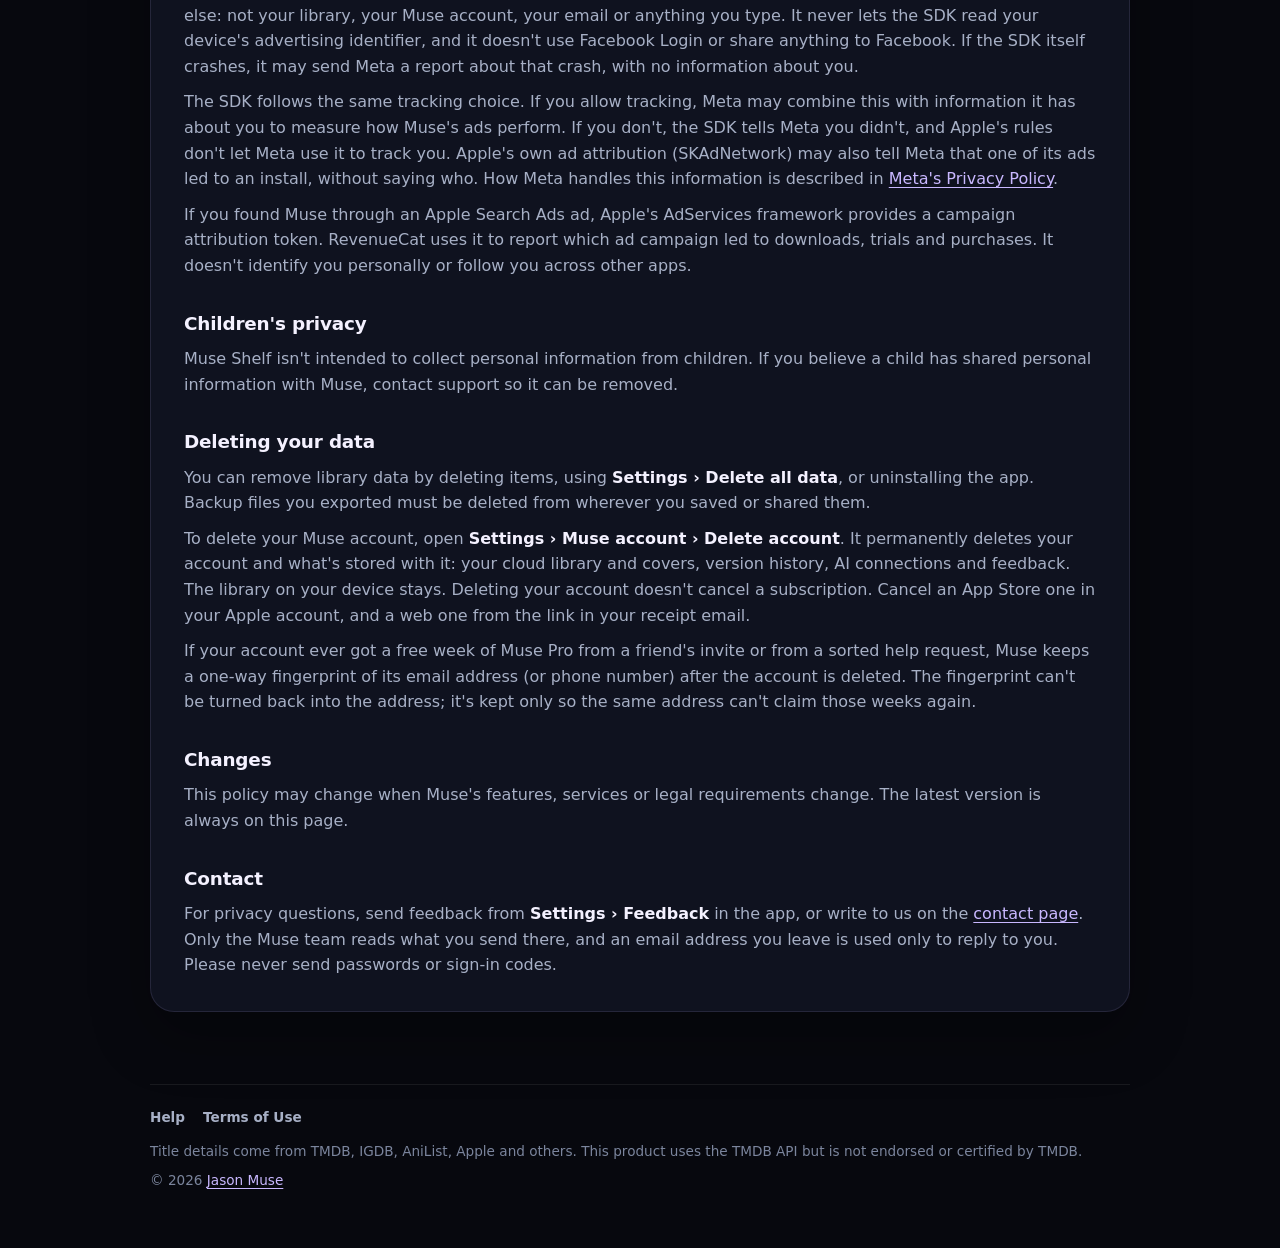
<file: privacy.html>
<!doctype html>
<html lang="en">
  <head>
    <meta charset="utf-8" />
    <meta name="viewport" content="width=device-width, initial-scale=1, viewport-fit=cover" />
    <title>Privacy Policy | Muse Shelf</title>
    <meta name="description" content="Privacy policy for Muse Shelf (formerly Muse Media Tracker)." />
    <meta name="author" content="Jason Muse" />
    <meta name="theme-color" content="#07080e" />
    <link rel="canonical" href="https://musemedia.app/privacy" />
    <link rel="icon" href="images/favicon.png" />
    <link rel="apple-touch-icon" href="images/apple-touch-icon.png" />
    <link rel="stylesheet" href="styles.css" />
  </head>
  <body>
    <div class="shell">
      <header class="site-header">
        <a class="brand" href="./">
          <img src="images/muse-shelf-icon.jpg" alt="" width="38" height="38" />
          <span>Muse Shelf</span>
        </a>
        <nav class="nav" aria-label="Muse Shelf pages">
          <a href="./">Help</a>
          <a href="privacy.html" aria-current="page">Privacy</a>
          <a href="community.html">Community</a>
          <a href="contact.html">Contact</a>
        </nav>
      </header>

      <main>
        <section class="hero" aria-labelledby="page-title">
          <img class="hero-icon" src="images/muse-shelf-icon.jpg" alt="Muse Shelf app icon" width="128" height="128" />
          <div>
            <p class="eyebrow">Muse Shelf</p>
            <h1 id="page-title">Privacy Policy</h1>
            <p class="updated">Last updated: November 25, 2026</p>
            <span class="formerly">Formerly Muse Media Tracker</span>
          </div>
        </section>

        <article class="policy">
          <h2>Overview</h2>
          <p>
            Muse Shelf is a personal media library. Your library, categories, statuses, profiles,
            notes, ratings and preferences are stored on your device. Optional accounts, cloud
            sync, purchases and other online features are described below. Muse doesn't sell your
            information, and it tracks you across other companies' apps and websites only if you
            allow it in Apple's tracking prompt (see Ads and ad measurement).
          </p>

          <h2>Information you add</h2>
          <p>
            You may add titles, custom items, categories, profiles, notes, ratings, statuses and
            backup files. Muse uses this information to run your library, organize it, suggest
            things to discover, and make backups.
          </p>

          <h2>Imports and backups</h2>
          <p>
            When you import from another app, such as Letterboxd or Goodreads, the file or text
            you choose is read on your device. Muse then looks up the titles it finds through its
            metadata service to add covers and details. The import file itself isn't uploaded.
          </p>
          <p>
            If you export a backup, the file is created for you to store or share outside the
            app. If you import a backup, Muse uses the file you choose to add library data on your
            device.
          </p>

          <h2>Optional accounts and cloud library</h2>
          <p>
            If you create a Muse account, Muse uses your email address and account identifier to
            sign you in. Signing in with Google or Apple also shares the identity information you
            authorize, such as your name and email address, with Muse through Supabase
            Authentication. Muse never receives your Google or Apple password. Apple may provide a
            private relay address if you choose Hide My Email.
          </p>
          <p>
            Signing in doesn't copy your device library to your account. If you choose to use the
            cloud library, the profiles, titles, notes, ratings, covers and other library data you
            copy or add there are stored using Supabase and processed by Muse's Cloudflare-hosted
            service. Cloud changes can keep previous versions to support version history and undo.
          </p>

          <h2>Friends</h2>
          <p>
            Friends are optional and need a Muse account. To use them, you choose an @handle, a
            name and an avatar, and you can add a short bio. With Muse Pro, your avatar can be a
            photo you choose. People signed in to Muse can find you by your handle or name and see
            your handle, name and avatar, including your photo if you've added one. The rest of
            your profile, including your bio, is for friends only, unless you show your shelf to
            everyone (below).
          </p>
          <p>
            A profile photo is stored on Muse's servers (Supabase). Its web address isn't listed
            anywhere, but anyone who has that address can open the picture without signing in. You
            can take your photo down at any time, which deletes it.
          </p>
          <p>
            You can also show your penguin on your profile, under
            <span class="path-text">Edit profile › Your penguin</span>. It's off until you turn it
            on. While it's on, Muse keeps a copy of your penguin on its servers (Supabase): its
            name, its look and its personality, and nothing else about you or your shelf. It shows
            wherever your profile does, like your handle, name and avatar: people signed in to Muse
            who open your profile meet it there and can play with it, and so does anyone with your
            link if you show your shelf to everyone. Turning it off deletes that copy.
          </p>
          <p>
            Under <span class="path-text">Who can see your shelf</span> you choose Friends,
            Everyone or Only me. It starts on Friends: your friends can see the titles on your
            shelf that are current, Up Next or finished, with their covers, your star ratings and
            the ones you've marked as favorites. If you choose Everyone, anyone with your link or
            @handle can see your profile, your bio and those same titles, including people who
            aren't signed in to Muse. With Only me, friends see your name and avatar but not your
            shelf. Your notes, dates and progress are never shared, and the titles you've shelved
            are shared only if you turn that on. Muse keeps a copy of what other people can see on
            its servers (Supabase) and updates it when your shelf changes; choosing Only me deletes
            that copy. Friends only see each other after both agree.
          </p>
          <p>
            You can remove a friend, block someone or report a profile at any time. Blocking ends any
            friendship or request between you and stops you seeing each other in Muse. Reports go
            only to the Muse team, who may hide profiles that break the
            <a href="community.html">Community Rules</a>. Deleting your Muse account deletes your
            profile and its photo, your friends and your shared shelf.
          </p>
          <p>
            The Muse team can see how many people use Muse and, for each Friends profile, what anyone
            signed in to Muse can see of it, plus when it was made, how many friends it has and how
            many titles its library holds (the number, never the titles). For every account, the team
            can also see when it was made, how it signs in, when Muse was last opened with it, and
            whether it has Muse Pro and what kind (a free trial, a paid plan, lifetime, Family Sharing
            or a gift), to run Muse and help with accounts and purchases. For an account with no
            Friends profile, the team can also see its email address, since there’s nothing else to
            tell it apart. To keep Muse safe, for example after a report, the team can open a shelf you
            share with friends and see what your friends see. Each time, Muse records who looked, at
            which profile, when and why, and only the Muse team can read that record. The team doesn’t
            open shelves set to Only me.
          </p>

          <h2>Connected apps and AI services</h2>
          <p>
            If you connect another app or AI service, it can access the Muse profiles, and the
            read or edit permissions, that you authorize. You can revoke that access in Muse.
            Information shared with a connected service is also covered by that service's privacy
            policy.
          </p>
          <p>
            With edit permission, a connected AI can also give a title a picture, more pictures or
            a trailer from a web page, such as a restaurant's own site, and details that page shows,
            like its genres, its link and its rating. Muse's server opens that page to check them,
            and asks YouTube whether a trailer exists and can play in other apps, then keeps their
            web addresses with the title. Your devices then load the pictures from the sites that
            host them and play trailers from YouTube, which may receive technical information such
            as your device's IP address, as with covers from TMDB.
          </p>

          <h2>Ask Muse</h2>
          <p>
            Ask Muse answers many questions on your device from your own library. On iPhones with
            Apple Intelligence, some answers are written by Apple's on-device model, and your
            question and library stay on your device.
          </p>
          <p>
            With Muse Pro, and only after you allow it, Ask Muse can answer with cloud AI. Your
            question, the last few messages of that chat (with the titles it already suggested)
            and a summary of your library are sent through Muse's Cloudflare-hosted service to
            Claude, an AI model made by Anthropic, to write the answer. The summary includes
            titles, kinds, release years and ratings from your library, the titles of the rest of
            it (so it doesn't suggest what you already have), your favorite genres and creators,
            and Muse's For You picks for you.
            Notes and reviews aren't sent. Muse doesn't keep your questions or answers on its
            servers; your chats stay on your device. Anthropic processes them to provide the
            answer under its commercial terms, which don't allow using them to train its models,
            and may keep them for a short time for safety monitoring. To keep within daily limits,
            Muse counts how many cloud answers your account uses. You can turn cloud answers off
            at any time in Settings, under Ask Muse &amp; your AI.
          </p>

          <h2>Anonymous usage counts</h2>
          <p>
            To learn what to make better, Muse counts how its features are used: for example,
            which screens are open and for how long, how often things are added, rated or set
            aside, and how many people tap or skip a suggestion. Each count is sent with only the
            app version, the platform and whether Muse Pro is on, and is added up by day on Muse's
            Cloudflare-hosted service. The counts carry no account, device or advertising
            identifier, no titles from your library and nothing you type, and they aren't used for
            advertising or shared. You can turn this off at any time in Settings, under Privacy
            &amp; data.
          </p>

          <h2>Feedback</h2>
          <p>
            If you send feedback from the app, Muse stores your message, any screenshots you attach,
            the kind of feedback, the app version and the platform, so the developer can read it and reply. You can write
            back in the same report, and Muse keeps the whole conversation (your messages and the
            developer's replies) with it. When you open your feedback after a reply, Muse notes when,
            so the developer can see you've seen it. Once the developer has replied, you can mark a
            request sorted and, if you like, rate the help from 1 to 5 with a note, which only the
            developer sees. The first time a request from a signed-in account is sorted, Muse gives
            that account a week of Muse Pro to say thanks, whatever the rating says. When you're
            signed in, it's linked to your Muse account, and the developer sees which account sent
            it, to look into what happened: its email address, its Friends profile if it has one, and
            what the Muse team can see for every account (above), including how many titles its
            library holds (the number, never the titles). The feedback form says this before you
            send. The developer may also email that address about your report, for example to say
            there's a reply. Otherwise it's linked to a random code saved on your device (the server keeps only
            a hash of it), so you can see replies and write back from that device.
          </p>

          <h2>Crash reports and diagnostics</h2>
          <p>
            If Muse closes unexpectedly, the next time it opens it asks whether to send a crash
            report. Nothing is sent unless you choose to, and you choose how much goes in it: when it
            happened and which version of Muse; your device's system version, screen size and
            language; and, if you pick everything, the kinds of screens you were on and things you
            did (never what was in them) and the error, if one was caught. You can add a note. A
            report arrives like feedback (above), and you can turn the asking off in
            <span class="path-text">Settings › Privacy &amp; data</span>.
          </p>
          <p>
            To find and fix problems, the app also sends crash and error details (what went wrong,
            the app version, the device model and its system version) to Expo's EAS Observe service.
            These aren't linked to your Muse account and aren't used for ads or tracking.
          </p>
          <p>
            Each time it starts, the app asks Expo's update service whether a newer version of Muse
            is ready, so it can update itself. That request carries your device's IP address, the
            app's version details and a random install ID that Expo makes. It isn't linked to your
            Muse account.
          </p>

          <h2>Titles, Explore and alerts</h2>
          <p>
            When you search, browse Explore, view details, or open trailers, screenshots, wiki
            links, cast or crew, Muse requests that information from its metadata service and
            from third-party services such as TMDB, IGDB, AniList and Apple. Those services may
            receive technical information, such as your device's IP address and the search or
            title requested.
          </p>
          <p>
            Release, new-episode and season-premiere alerts are scheduled on your device. To plan
            them, Muse asks its metadata service for the episode calendars of shows in your
            library.
          </p>
          <p>
            Where showtimes are available, a movie that's in theaters can show showtimes near you.
            To find them, Muse's server sends the movie's title and a city (the approximate city of
            your internet connection, or a place you type) to SerpApi, a search service. Your account
            and your exact location aren't sent.
          </p>

          <h2>Purchases</h2>
          <p>
            In the iPhone app, Muse Pro and earlier purchases are paid through Apple. Muse uses
            RevenueCat to check purchases and manage Pro access. RevenueCat receives purchase and
            receipt details and an app user ID, which is your Muse account ID when you're signed
            in, so Pro follows your account. Muse never sees your payment card details.
          </p>
          <p>
            Muse Pro can also be bought on the web, through a checkout run by RevenueCat. Stripe
            processes the payment, by Apple Pay, Google Pay or card. Stripe receives your payment
            details, the email address you enter for the receipt, and your country or billing
            address when tax or fraud checks need it. RevenueCat receives that email address to
            send your receipt and let you manage the subscription. Neither shares your card
            details with Muse.
          </p>

          <h2>Ads and ad measurement</h2>
          <p>
            Without Muse Pro or the earlier Remove Ads purchase, Muse shows ads from Google AdMob,
            in cards marked "Sponsored". Before the first ad, Muse shows Google's consent form
            where the law requires one (in the EU, the UK and Switzerland), then asks whether you
            allow tracking, using Apple's App Tracking Transparency prompt.
          </p>
          <p>
            If you allow tracking, Google may use your device's advertising identifier to show ads
            that match your interests and to measure how they perform. If you don't, Muse asks
            Google for non-personalized ads only. Either way, AdMob may process information such
            as your device's IP address to deliver ads, limit how often you see them and prevent
            fraud, as described in
            <a href="https://policies.google.com/technologies/partner-sites" target="_blank" rel="noopener noreferrer">Google's policies</a>.
            You can change your tracking choice at any time in your iPhone's Settings &rsaquo;
            Privacy &amp; Security &rsaquo; Tracking. Where Google's consent form applies, you can
            change that choice in Muse Shelf under
            <span class="path-text">Settings &rsaquo; Muse Pro &rsaquo; Ad privacy choices</span>.
          </p>
          <p>
            The iPhone app also includes Meta's SDK (Meta makes Facebook and Instagram), so Muse can
            tell whether its own ads on Facebook and Instagram lead people to install and open the
            app. The SDK sends Meta only what it records by itself: that the app was installed, and
            each time it's opened and how long it stays open, with technical details such as your
            device model, iOS version, language, time zone and screen size, and a random ID the SDK
            makes for this copy of the app. Meta also receives your device's IP address. Muse
            doesn't send Meta anything else: not your library, your Muse account, your email or
            anything you type. It never lets the SDK read your device's advertising identifier, and
            it doesn't use Facebook Login or share anything to Facebook. If the SDK itself crashes,
            it may send Meta a report about that crash, with no information about you.
          </p>
          <p>
            The SDK follows the same tracking choice. If you allow tracking, Meta may combine this
            with information it has about you to measure how Muse's ads perform. If you don't, the
            SDK tells Meta you didn't, and Apple's rules don't let Meta use it to track you. Apple's
            own ad attribution (SKAdNetwork) may also tell Meta that one of its ads led to an
            install, without saying who. How Meta handles this information is described in
            <a href="https://www.facebook.com/privacy/policy/" target="_blank" rel="noopener noreferrer">Meta's Privacy Policy</a>.
          </p>
          <p>
            If you found Muse through an Apple Search Ads ad, Apple's AdServices framework provides
            a campaign attribution token. RevenueCat uses it to report which ad campaign led to
            downloads, trials and purchases. It doesn't identify you personally or follow you
            across other apps.
          </p>

          <h2>Children's privacy</h2>
          <p>
            Muse Shelf isn't intended to collect personal information from children. If you
            believe a child has shared personal information with Muse, contact support so it can
            be removed.
          </p>

          <h2>Deleting your data</h2>
          <p>
            You can remove library data by deleting items, using
            <span class="path-text">Settings &rsaquo; Delete all data</span>, or uninstalling the
            app. Backup files you exported must be deleted from wherever you saved or shared them.
          </p>
          <p>
            To delete your Muse account, open
            <span class="path-text">Settings &rsaquo; Muse account &rsaquo; Delete account</span>.
            It permanently deletes your account and what's stored with it: your cloud library and
            covers, version history, AI connections and feedback. The library on your device
            stays. Deleting your account doesn't cancel a subscription. Cancel an App Store one in
            your Apple account, and a web one from the link in your receipt email.
          </p>
          <p>
            If your account ever got a free week of Muse Pro from a friend's invite or from a sorted
            help request, Muse keeps a one-way fingerprint of its email address (or phone number)
            after the account is deleted. The fingerprint can't be turned back into the address; it's
            kept only so the same address can't claim those weeks again.
          </p>

          <h2>Changes</h2>
          <p>
            This policy may change when Muse's features, services or legal requirements change.
            The latest version is always on this page.
          </p>

          <h2>Contact</h2>
          <p>
            For privacy questions, send feedback from
            <span class="path-text">Settings &rsaquo; Feedback</span> in the app, or write to us on the
            <a href="contact.html">contact page</a>. Only the Muse team reads what you send there,
            and an email address you leave is used only to reply to you. Please never send
            passwords or sign-in codes.
          </p>
        </article>
      </main>

      <footer class="site-footer">
        <div class="footer-links">
          <a href="./">Help</a>
          <a href="terms.html">Terms of Use</a>
        </div>
        <p>
          Title details come from TMDB, IGDB, AniList, Apple and others. This product uses the
          TMDB API but is not endorsed or certified by TMDB.
        </p>
        <p>&copy; 2026 <a href="https://jasonmuse.pages.dev/" target="_blank" rel="noopener noreferrer">Jason Muse</a></p>
      </footer>
    </div>
  </body>
</html>
</file>
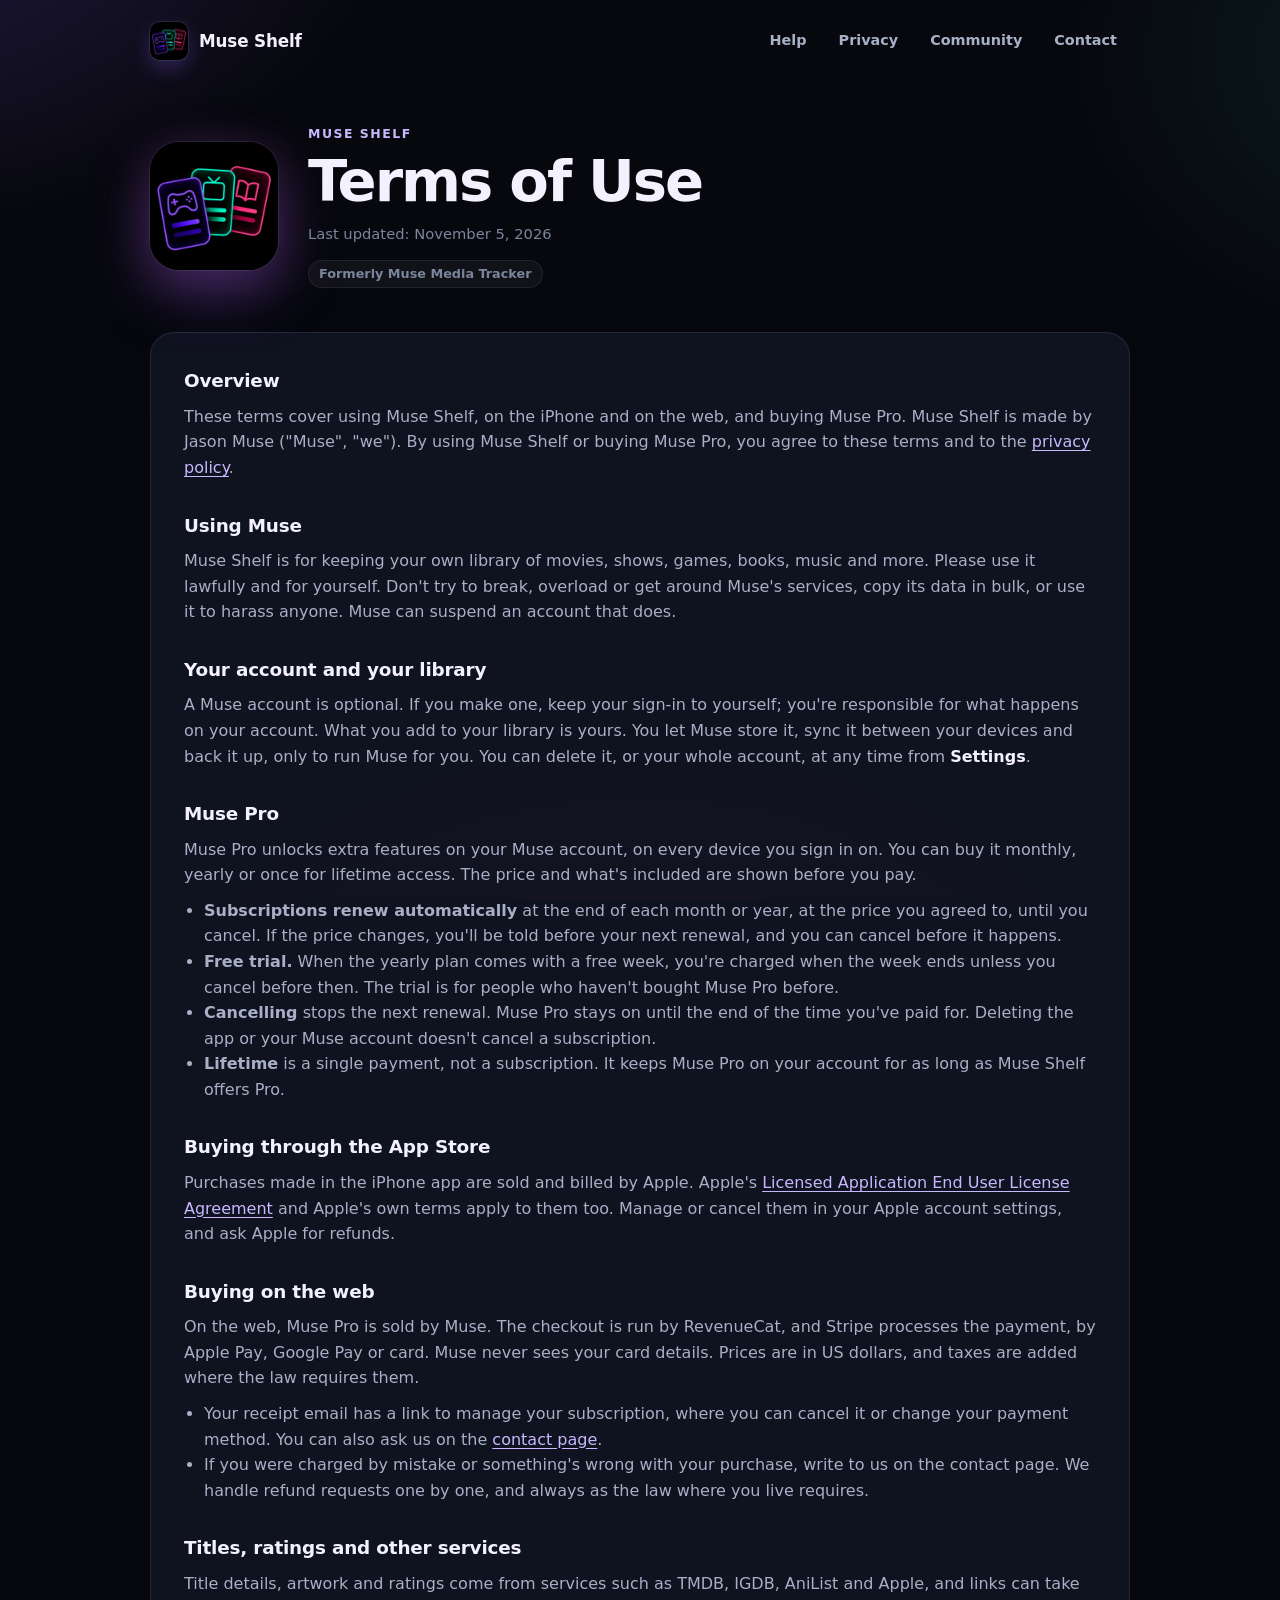
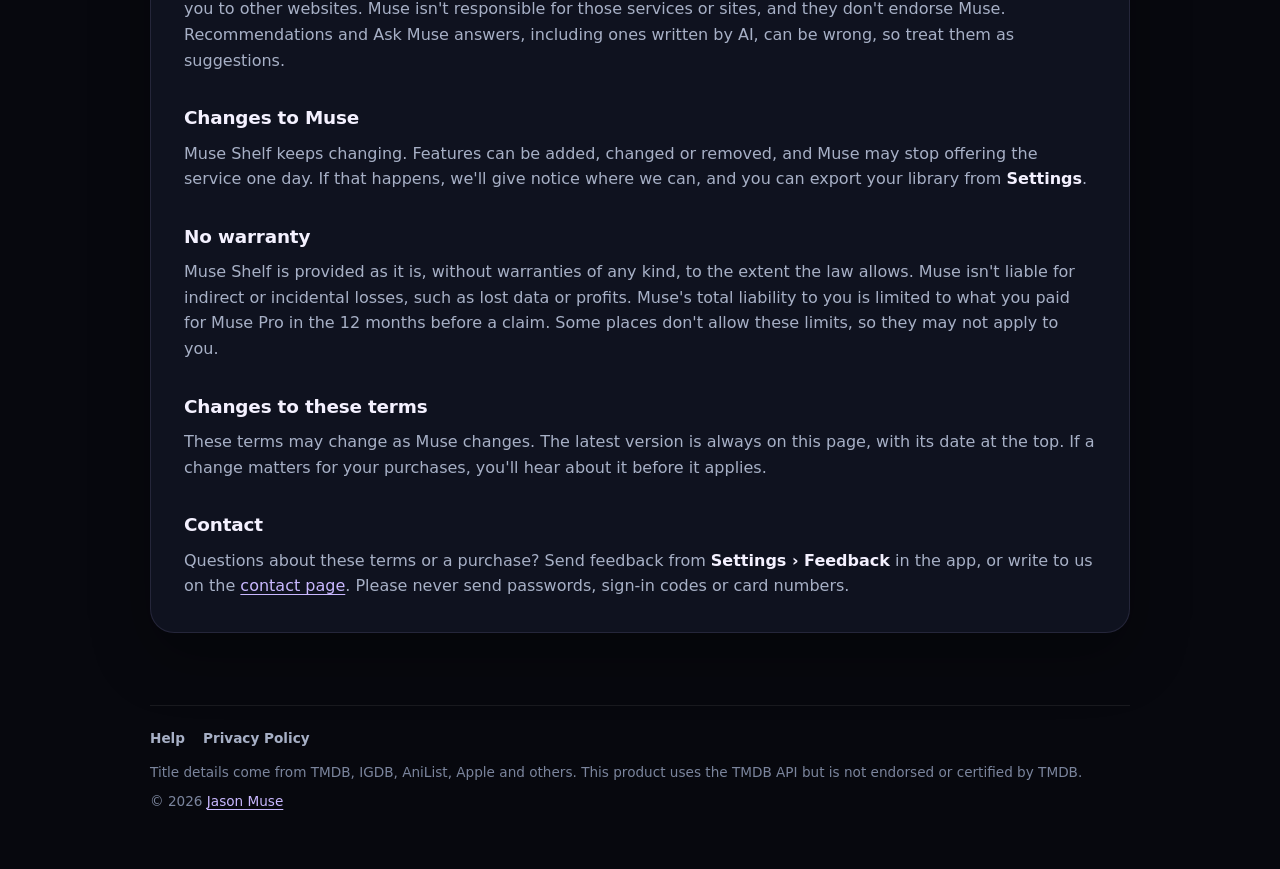
<file: terms.html>
<!doctype html>
<html lang="en">
  <head>
    <meta charset="utf-8" />
    <meta name="viewport" content="width=device-width, initial-scale=1, viewport-fit=cover" />
    <title>Terms of Use | Muse Shelf</title>
    <meta name="description" content="Terms of use for Muse Shelf and Muse Pro, including purchases on the web." />
    <meta name="author" content="Jason Muse" />
    <meta name="theme-color" content="#07080e" />
    <link rel="canonical" href="https://musemedia.app/terms" />
    <link rel="icon" href="images/favicon.png" />
    <link rel="apple-touch-icon" href="images/apple-touch-icon.png" />
    <link rel="stylesheet" href="styles.css" />
  </head>
  <body>
    <div class="shell">
      <header class="site-header">
        <a class="brand" href="./">
          <img src="images/muse-shelf-icon.jpg" alt="" width="38" height="38" />
          <span>Muse Shelf</span>
        </a>
        <nav class="nav" aria-label="Muse Shelf pages">
          <a href="./">Help</a>
          <a href="privacy.html">Privacy</a>
          <a href="community.html">Community</a>
          <a href="contact.html">Contact</a>
        </nav>
      </header>

      <main>
        <section class="hero" aria-labelledby="page-title">
          <img class="hero-icon" src="images/muse-shelf-icon.jpg" alt="Muse Shelf app icon" width="128" height="128" />
          <div>
            <p class="eyebrow">Muse Shelf</p>
            <h1 id="page-title">Terms of Use</h1>
            <p class="updated">Last updated: November 5, 2026</p>
            <span class="formerly">Formerly Muse Media Tracker</span>
          </div>
        </section>

        <article class="policy">
          <h2>Overview</h2>
          <p>
            These terms cover using Muse Shelf, on the iPhone and on the web, and buying Muse Pro.
            Muse Shelf is made by Jason Muse ("Muse", "we"). By using Muse Shelf or buying Muse Pro,
            you agree to these terms and to the <a href="privacy.html">privacy policy</a>.
          </p>

          <h2>Using Muse</h2>
          <p>
            Muse Shelf is for keeping your own library of movies, shows, games, books, music and
            more. Please use it lawfully and for yourself. Don't try to break, overload or get
            around Muse's services, copy its data in bulk, or use it to harass anyone. Muse can
            suspend an account that does.
          </p>

          <h2>Your account and your library</h2>
          <p>
            A Muse account is optional. If you make one, keep your sign-in to yourself; you're
            responsible for what happens on your account. What you add to your library is yours.
            You let Muse store it, sync it between your devices and back it up, only to run Muse
            for you. You can delete it, or your whole account, at any time from
            <span class="path-text">Settings</span>.
          </p>

          <h2>Muse Pro</h2>
          <p>
            Muse Pro unlocks extra features on your Muse account, on every device you sign in on.
            You can buy it monthly, yearly or once for lifetime access. The price and what's
            included are shown before you pay.
          </p>
          <ul>
            <li>
              <strong>Subscriptions renew automatically</strong> at the end of each month or year,
              at the price you agreed to, until you cancel. If the price changes, you'll be told
              before your next renewal, and you can cancel before it happens.
            </li>
            <li>
              <strong>Free trial.</strong> When the yearly plan comes with a free week, you're
              charged when the week ends unless you cancel before then. The trial is for people
              who haven't bought Muse Pro before.
            </li>
            <li>
              <strong>Cancelling</strong> stops the next renewal. Muse Pro stays on until the end of
              the time you've paid for. Deleting the app or your Muse account doesn't cancel a
              subscription.
            </li>
            <li>
              <strong>Lifetime</strong> is a single payment, not a subscription. It keeps Muse Pro on
              your account for as long as Muse Shelf offers Pro.
            </li>
          </ul>

          <h2>Buying through the App Store</h2>
          <p>
            Purchases made in the iPhone app are sold and billed by Apple. Apple's
            <a href="https://www.apple.com/legal/internet-services/itunes/dev/stdeula/" target="_blank" rel="noopener noreferrer">Licensed Application End User License Agreement</a>
            and Apple's own terms apply to them too. Manage or cancel them in your Apple account
            settings, and ask Apple for refunds.
          </p>

          <h2>Buying on the web</h2>
          <p>
            On the web, Muse Pro is sold by Muse. The checkout is run by RevenueCat, and Stripe
            processes the payment, by Apple Pay, Google Pay or card. Muse never sees your card
            details. Prices are in US dollars, and taxes are added where the law requires them.
          </p>
          <ul>
            <li>
              Your receipt email has a link to manage your subscription, where you can cancel it
              or change your payment method. You can also ask us on the
              <a href="contact.html">contact page</a>.
            </li>
            <li>
              If you were charged by mistake or something's wrong with your purchase, write to us
              on the contact page. We handle refund requests one by one, and always as the law
              where you live requires.
            </li>
          </ul>

          <h2>Titles, ratings and other services</h2>
          <p>
            Title details, artwork and ratings come from services such as TMDB, IGDB, AniList and
            Apple, and links can take you to other websites. Muse isn't responsible for those
            services or sites, and they don't endorse Muse. Recommendations and Ask Muse answers,
            including ones written by AI, can be wrong, so treat them as suggestions.
          </p>

          <h2>Changes to Muse</h2>
          <p>
            Muse Shelf keeps changing. Features can be added, changed or removed, and Muse may
            stop offering the service one day. If that happens, we'll give notice where we can,
            and you can export your library from <span class="path-text">Settings</span>.
          </p>

          <h2>No warranty</h2>
          <p>
            Muse Shelf is provided as it is, without warranties of any kind, to the extent the law
            allows. Muse isn't liable for indirect or incidental losses, such as lost data or
            profits. Muse's total liability to you is limited to what you paid for Muse Pro in the
            12 months before a claim. Some places don't allow these limits, so they may not apply
            to you.
          </p>

          <h2>Changes to these terms</h2>
          <p>
            These terms may change as Muse changes. The latest version is always on this page,
            with its date at the top. If a change matters for your purchases, you'll hear about it
            before it applies.
          </p>

          <h2>Contact</h2>
          <p>
            Questions about these terms or a purchase? Send feedback from
            <span class="path-text">Settings &rsaquo; Feedback</span> in the app, or write to us on
            the <a href="contact.html">contact page</a>. Please never send passwords, sign-in codes
            or card numbers.
          </p>
        </article>
      </main>

      <footer class="site-footer">
        <div class="footer-links">
          <a href="./">Help</a>
          <a href="privacy.html">Privacy Policy</a>
        </div>
        <p>
          Title details come from TMDB, IGDB, AniList, Apple and others. This product uses the
          TMDB API but is not endorsed or certified by TMDB.
        </p>
        <p>&copy; 2026 <a href="https://jasonmuse.pages.dev/" target="_blank" rel="noopener noreferrer">Jason Muse</a></p>
      </footer>
    </div>
  </body>
</html>
</file>
<file: styles.css>
/* Muse Shelf support: the app icon's three neon cards (violet, mint, pink) on near-black. */
:root {
  color-scheme: dark;
  --bg: #07080e;
  --card: rgba(18, 22, 37, 0.74);
  --card-edge: rgba(196, 181, 253, 0.12);
  --ink: #f4f1ff;
  --muted: #a7b0c6;
  --soft: #7b859d;
  --violet: #8b5cf6;
  --violet-ink: #c9b8ff;
  --mint: #2ee6b0;
  --mint-ink: #93f3d5;
  --pink: #ff4f9a;
  --pink-ink: #ffa3c9;
  --radius: 20px;
  font-family:
    -apple-system, BlinkMacSystemFont, "SF Pro Text", "Segoe UI", Inter,
    system-ui, sans-serif;
}

* {
  box-sizing: border-box;
}

html {
  -webkit-text-size-adjust: 100%;
}

body {
  margin: 0;
  min-height: 100vh;
  background:
    radial-gradient(56rem 36rem at -12% -14%, rgba(139, 92, 246, 0.24), transparent 62%),
    radial-gradient(38rem 30rem at 112% 6%, rgba(46, 230, 176, 0.1), transparent 60%),
    radial-gradient(52rem 34rem at 50% 118%, rgba(255, 79, 154, 0.13), transparent 62%),
    var(--bg);
  background-attachment: fixed;
  color: var(--ink);
  line-height: 1.6;
  -webkit-font-smoothing: antialiased;
}

a {
  color: var(--violet-ink);
  text-underline-offset: 3px;
}

a:hover {
  color: #fff;
}

:focus-visible {
  outline: 2px solid var(--violet-ink);
  outline-offset: 3px;
  border-radius: 8px;
}

.shell {
  width: min(980px, calc(100% - 32px));
  margin: 0 auto;
  padding: 22px 0 56px;
}

/* Header */
.site-header {
  display: flex;
  align-items: center;
  justify-content: space-between;
  gap: 16px;
}

.brand {
  display: inline-flex;
  align-items: center;
  gap: 11px;
  color: var(--ink);
  font-weight: 800;
  font-size: 1.05rem;
  letter-spacing: -0.01em;
  text-decoration: none;
}

.brand img {
  width: 38px;
  height: 38px;
  border-radius: 10px;
  box-shadow: 0 0 0 1px rgba(255, 255, 255, 0.08), 0 8px 20px rgba(139, 92, 246, 0.28);
}

.nav {
  display: flex;
  gap: 6px;
}

.nav a {
  padding: 7px 13px;
  border-radius: 999px;
  color: var(--muted);
  font-size: 0.9rem;
  font-weight: 600;
  text-decoration: none;
}

.nav a:hover {
  color: var(--ink);
  background: rgba(255, 255, 255, 0.06);
}

.nav a[aria-current="page"] {
  color: var(--ink);
  background: rgba(139, 92, 246, 0.18);
  box-shadow: inset 0 0 0 1px rgba(196, 181, 253, 0.22);
}

/* Hero */
.hero {
  display: grid;
  grid-template-columns: auto minmax(0, 1fr);
  align-items: center;
  gap: 30px;
  margin: 64px 0 44px;
}

.hero-icon {
  width: 128px;
  height: 128px;
  border-radius: 29px;
  box-shadow:
    0 0 0 1px rgba(255, 255, 255, 0.08),
    0 22px 60px rgba(139, 92, 246, 0.34),
    0 10px 50px rgba(255, 79, 154, 0.14);
}

.eyebrow {
  margin: 0 0 8px;
  color: var(--violet-ink);
  font-size: 0.78rem;
  font-weight: 800;
  letter-spacing: 0.12em;
  text-transform: uppercase;
}

h1 {
  margin: 0;
  font-size: clamp(2.3rem, 6vw, 3.6rem);
  font-weight: 800;
  line-height: 1.05;
  letter-spacing: -0.035em;
}

.lede {
  max-width: 600px;
  margin: 14px 0 0;
  color: var(--muted);
  font-size: 1.08rem;
}

.formerly {
  display: inline-block;
  margin-top: 14px;
  padding: 4px 11px;
  border-radius: 999px;
  color: var(--soft);
  font-size: 0.8rem;
  font-weight: 600;
  background: rgba(255, 255, 255, 0.04);
  box-shadow: inset 0 0 0 1px rgba(255, 255, 255, 0.07);
}

/* The three ways to get help, one per card color in the icon */
.paths {
  display: grid;
  grid-template-columns: repeat(3, minmax(0, 1fr));
  gap: 16px;
}

.path {
  --tone: var(--violet);
  --tone-ink: var(--violet-ink);
  position: relative;
  display: flex;
  flex-direction: column;
  padding: 22px 22px 20px;
  border-radius: var(--radius);
  background: var(--card);
  box-shadow:
    inset 0 0 0 1px color-mix(in srgb, var(--tone) 34%, transparent),
    0 18px 40px rgba(0, 0, 0, 0.32),
    0 0 46px color-mix(in srgb, var(--tone) 10%, transparent);
  -webkit-backdrop-filter: blur(14px);
  backdrop-filter: blur(14px);
}

.path.mint {
  --tone: var(--mint);
  --tone-ink: var(--mint-ink);
}

.path.pink {
  --tone: var(--pink);
  --tone-ink: var(--pink-ink);
}

.path-icon {
  display: grid;
  place-items: center;
  width: 40px;
  height: 40px;
  margin-bottom: 14px;
  border-radius: 12px;
  color: var(--tone-ink);
  background: color-mix(in srgb, var(--tone) 16%, transparent);
}

.path-icon svg {
  width: 21px;
  height: 21px;
}

.path h2 {
  margin: 0 0 6px;
  font-size: 1.08rem;
  letter-spacing: -0.01em;
}

.path p {
  margin: 0;
  color: var(--muted);
  font-size: 0.95rem;
}

.path .action {
  margin-top: auto;
  padding-top: 16px;
}

.button {
  display: inline-flex;
  align-items: center;
  gap: 6px;
  padding: 9px 15px;
  border-radius: 999px;
  color: #0b0b12;
  font-size: 0.9rem;
  font-weight: 700;
  text-decoration: none;
  background: var(--tone-ink);
}

.button:hover {
  color: #0b0b12;
  filter: brightness(1.08);
}

.path-hint {
  display: inline-block;
  padding: 7px 12px;
  border-radius: 10px;
  color: var(--tone-ink);
  font-size: 0.88rem;
  font-weight: 700;
  background: color-mix(in srgb, var(--tone) 12%, transparent);
}

/* Questions */
.section-title {
  margin: 64px 0 6px;
  font-size: 1.6rem;
  letter-spacing: -0.02em;
}

.section-lede {
  margin: 0 0 22px;
  color: var(--muted);
}

.group {
  margin-top: 26px;
}

.group-title {
  display: flex;
  align-items: center;
  gap: 9px;
  margin: 0 0 10px;
  color: var(--muted);
  font-size: 0.8rem;
  font-weight: 800;
  letter-spacing: 0.1em;
  text-transform: uppercase;
}

.group-title::before {
  content: "";
  width: 8px;
  height: 8px;
  border-radius: 3px;
  background: var(--dot, var(--violet));
  box-shadow: 0 0 12px var(--dot, var(--violet));
}

.group.mint {
  --dot: var(--mint);
}

.group.pink {
  --dot: var(--pink);
}

details {
  border-radius: 16px;
  background: var(--card);
  box-shadow: inset 0 0 0 1px var(--card-edge);
}

details + details {
  margin-top: 8px;
}

summary {
  position: relative;
  padding: 15px 48px 15px 18px;
  font-weight: 650;
  cursor: pointer;
  list-style: none;
}

summary::-webkit-details-marker {
  display: none;
}

summary::after {
  content: "";
  position: absolute;
  top: 50%;
  right: 20px;
  width: 8px;
  height: 8px;
  border-right: 2px solid var(--soft);
  border-bottom: 2px solid var(--soft);
  transform: translateY(-70%) rotate(45deg);
  transition: transform 0.2s ease;
}

details[open] summary::after {
  transform: translateY(-30%) rotate(-135deg);
}

.answer {
  padding: 0 18px 16px;
  color: var(--muted);
}

.answer p {
  margin: 0;
}

.answer p + p,
.answer ul {
  margin-top: 10px;
}

.answer ul {
  padding-left: 20px;
}

.answer li + li {
  margin-top: 6px;
}

.answer strong {
  color: var(--ink);
  font-weight: 650;
}

.path-text {
  color: var(--ink);
  font-weight: 600;
  white-space: nowrap;
}

/* Privacy policy */
.policy {
  margin-top: 8px;
  padding: 34px;
  border-radius: 24px;
  background: var(--card);
  box-shadow: inset 0 0 0 1px var(--card-edge), 0 24px 60px rgba(0, 0, 0, 0.3);
}

.policy h2 {
  margin: 30px 0 8px;
  font-size: 1.15rem;
  letter-spacing: -0.01em;
}

.policy h2:first-child {
  margin-top: 0;
}

.policy p,
.policy li {
  color: var(--muted);
}

.policy p {
  margin: 0;
}

.policy p + p,
.policy ul {
  margin-top: 10px;
}

.policy ul {
  padding-left: 20px;
}

.updated {
  margin: 10px 0 0;
  color: var(--soft);
  font-size: 0.92rem;
}

/* Footer */
.site-footer {
  margin-top: 72px;
  padding-top: 22px;
  border-top: 1px solid rgba(255, 255, 255, 0.07);
  color: var(--soft);
  font-size: 0.85rem;
}

.site-footer p {
  margin: 0;
}

.site-footer p + p {
  margin-top: 8px;
}

.footer-links {
  display: flex;
  flex-wrap: wrap;
  gap: 6px 18px;
  margin-bottom: 12px;
}

.footer-links a {
  color: var(--muted);
  font-weight: 600;
  text-decoration: none;
}

.footer-links a:hover {
  color: var(--ink);
}

@media (max-width: 760px) {
  .shell {
    width: calc(100% - 32px);
    padding-top: 16px;
  }

  .hero {
    grid-template-columns: 1fr;
    gap: 20px;
    margin: 40px 0 32px;
  }

  .hero-icon {
    width: 92px;
    height: 92px;
    border-radius: 21px;
  }

  .paths {
    grid-template-columns: 1fr;
  }

  .section-title {
    margin-top: 48px;
  }

  .policy {
    padding: 22px;
  }
}

/* Phones: the page links get their own row under the brand, so all four always fit. */
@media (max-width: 560px) {
  .site-header {
    flex-wrap: wrap;
    row-gap: 14px;
  }

  .nav {
    width: 100%;
    justify-content: space-between;
    gap: 4px;
  }

  .nav a {
    padding: 7px 12px;
  }
}

@media (prefers-reduced-motion: reduce) {
  summary::after {
    transition: none;
  }
}

/* Contact: a private message to the Muse team */
.contact {
  display: grid;
  gap: 22px;
  margin-top: 8px;
  padding: 30px;
  border-radius: 24px;
  background: var(--card);
  box-shadow: inset 0 0 0 1px var(--card-edge), 0 24px 60px rgba(0, 0, 0, 0.3);
}

.contact[hidden] {
  display: none;
}

.topics {
  display: flex;
  flex-wrap: wrap;
  gap: 8px;
  min-width: 0;
  margin: 0;
  padding: 0;
  border: 0;
}

.topics legend,
.field > span {
  display: block;
  margin-bottom: 10px;
  padding: 0;
  color: var(--ink);
  font-size: 0.95rem;
  font-weight: 700;
}

.field > span em {
  color: var(--soft);
  font-style: normal;
  font-weight: 600;
}

.topic {
  position: relative;
}

.topic input {
  position: absolute;
  inset: 0;
  margin: 0;
  opacity: 0;
  cursor: pointer;
}

.topic span {
  display: inline-block;
  padding: 9px 15px;
  border-radius: 999px;
  color: var(--muted);
  font-size: 0.92rem;
  font-weight: 600;
  background: rgba(255, 255, 255, 0.05);
  box-shadow: inset 0 0 0 1px rgba(255, 255, 255, 0.09);
  transition: color 160ms ease, background 160ms ease, box-shadow 160ms ease;
}

.topic:hover span {
  color: var(--ink);
}

.topic input:checked + span {
  color: var(--ink);
  background: color-mix(in srgb, var(--violet) 26%, transparent);
  box-shadow: inset 0 0 0 1px color-mix(in srgb, var(--violet-ink) 70%, transparent), 0 0 24px color-mix(in srgb, var(--violet) 22%, transparent);
}

.topic input:focus-visible + span {
  outline: 2px solid var(--violet-ink);
  outline-offset: 3px;
}

.field-row {
  display: grid;
  grid-template-columns: repeat(2, minmax(0, 1fr));
  gap: 16px;
}

.field {
  position: relative;
  display: grid;
  min-width: 0;
}

.field[hidden] {
  display: none;
}

.field input,
.field select,
.field textarea {
  width: 100%;
  padding: 12px 14px;
  border: 0;
  border-radius: 14px;
  color: var(--ink);
  font: inherit;
  font-size: 1rem;
  background: rgba(6, 8, 16, 0.62);
  box-shadow: inset 0 0 0 1px rgba(196, 181, 253, 0.16);
  transition: box-shadow 160ms ease;
}

.field textarea {
  min-height: 150px;
  padding-bottom: 30px;
  line-height: 1.5;
  resize: vertical;
}

.field input:focus,
.field select:focus,
.field textarea:focus {
  outline: none;
  box-shadow: inset 0 0 0 1px var(--violet-ink), 0 0 0 4px color-mix(in srgb, var(--violet) 22%, transparent);
}

.field ::placeholder {
  color: var(--soft);
}

.count {
  position: absolute;
  right: 14px;
  bottom: 10px;
  color: var(--soft);
  font-size: 0.78rem;
  font-variant-numeric: tabular-nums;
  pointer-events: none;
}

.field-hint {
  margin-top: 8px;
  color: var(--soft);
  font-size: 0.85rem;
}

.trap {
  position: absolute;
  left: -10000px;
  width: 1px;
  height: 1px;
  overflow: hidden;
}

.form-note {
  margin: 0;
  color: var(--muted);
  font-size: 0.92rem;
}

.send-row {
  display: flex;
  flex-wrap: wrap;
  align-items: center;
  gap: 14px;
}

.button.send,
.button.ghost {
  border: 0;
  font: inherit;
  font-weight: 700;
  cursor: pointer;
}

.button.send {
  padding: 12px 24px;
  font-size: 1rem;
  background: linear-gradient(135deg, #e4dbff, var(--violet-ink) 55%, #a68afa);
  box-shadow: 0 10px 30px color-mix(in srgb, var(--violet) 30%, transparent);
}

.button.send[disabled] {
  opacity: 0.6;
  cursor: progress;
}

.button.ghost {
  color: var(--ink);
  background: rgba(255, 255, 255, 0.07);
  box-shadow: inset 0 0 0 1px rgba(255, 255, 255, 0.12);
}

.button.ghost:hover {
  color: var(--ink);
}

.status {
  margin: 0;
  color: var(--muted);
  font-size: 0.92rem;
}

.status.error {
  color: var(--pink-ink);
}

.sent {
  justify-items: start;
  gap: 12px;
}

.sent:focus {
  outline: none;
}

.sent h2 {
  margin: 0;
  font-size: 1.3rem;
  letter-spacing: -0.01em;
}

.sent p {
  margin: 0 0 6px;
  color: var(--muted);
}

.sent-icon {
  display: grid;
  place-items: center;
  width: 46px;
  height: 46px;
  border-radius: 14px;
  color: var(--mint-ink);
  background: color-mix(in srgb, var(--mint) 16%, transparent);
}

@media (max-width: 760px) {
  .contact {
    padding: 22px;
  }

  .field-row {
    grid-template-columns: 1fr;
  }
}
</file>
